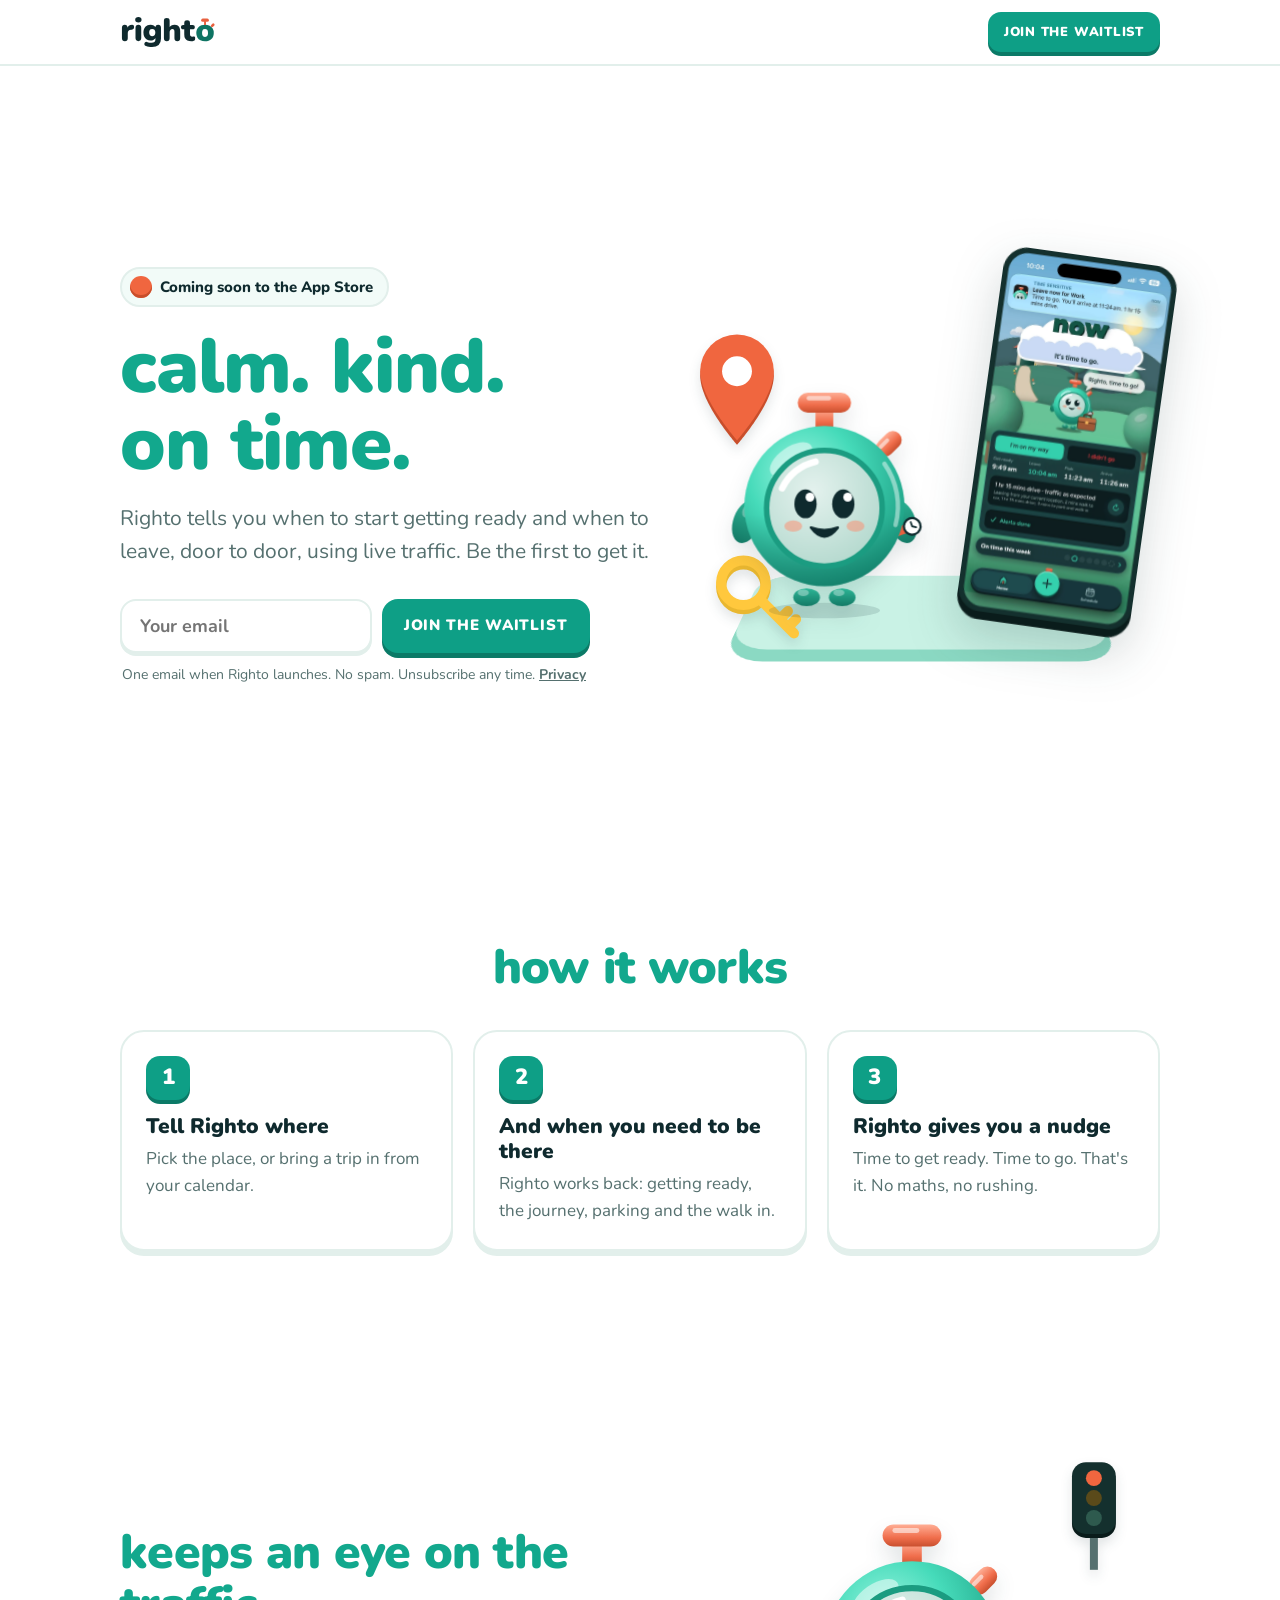
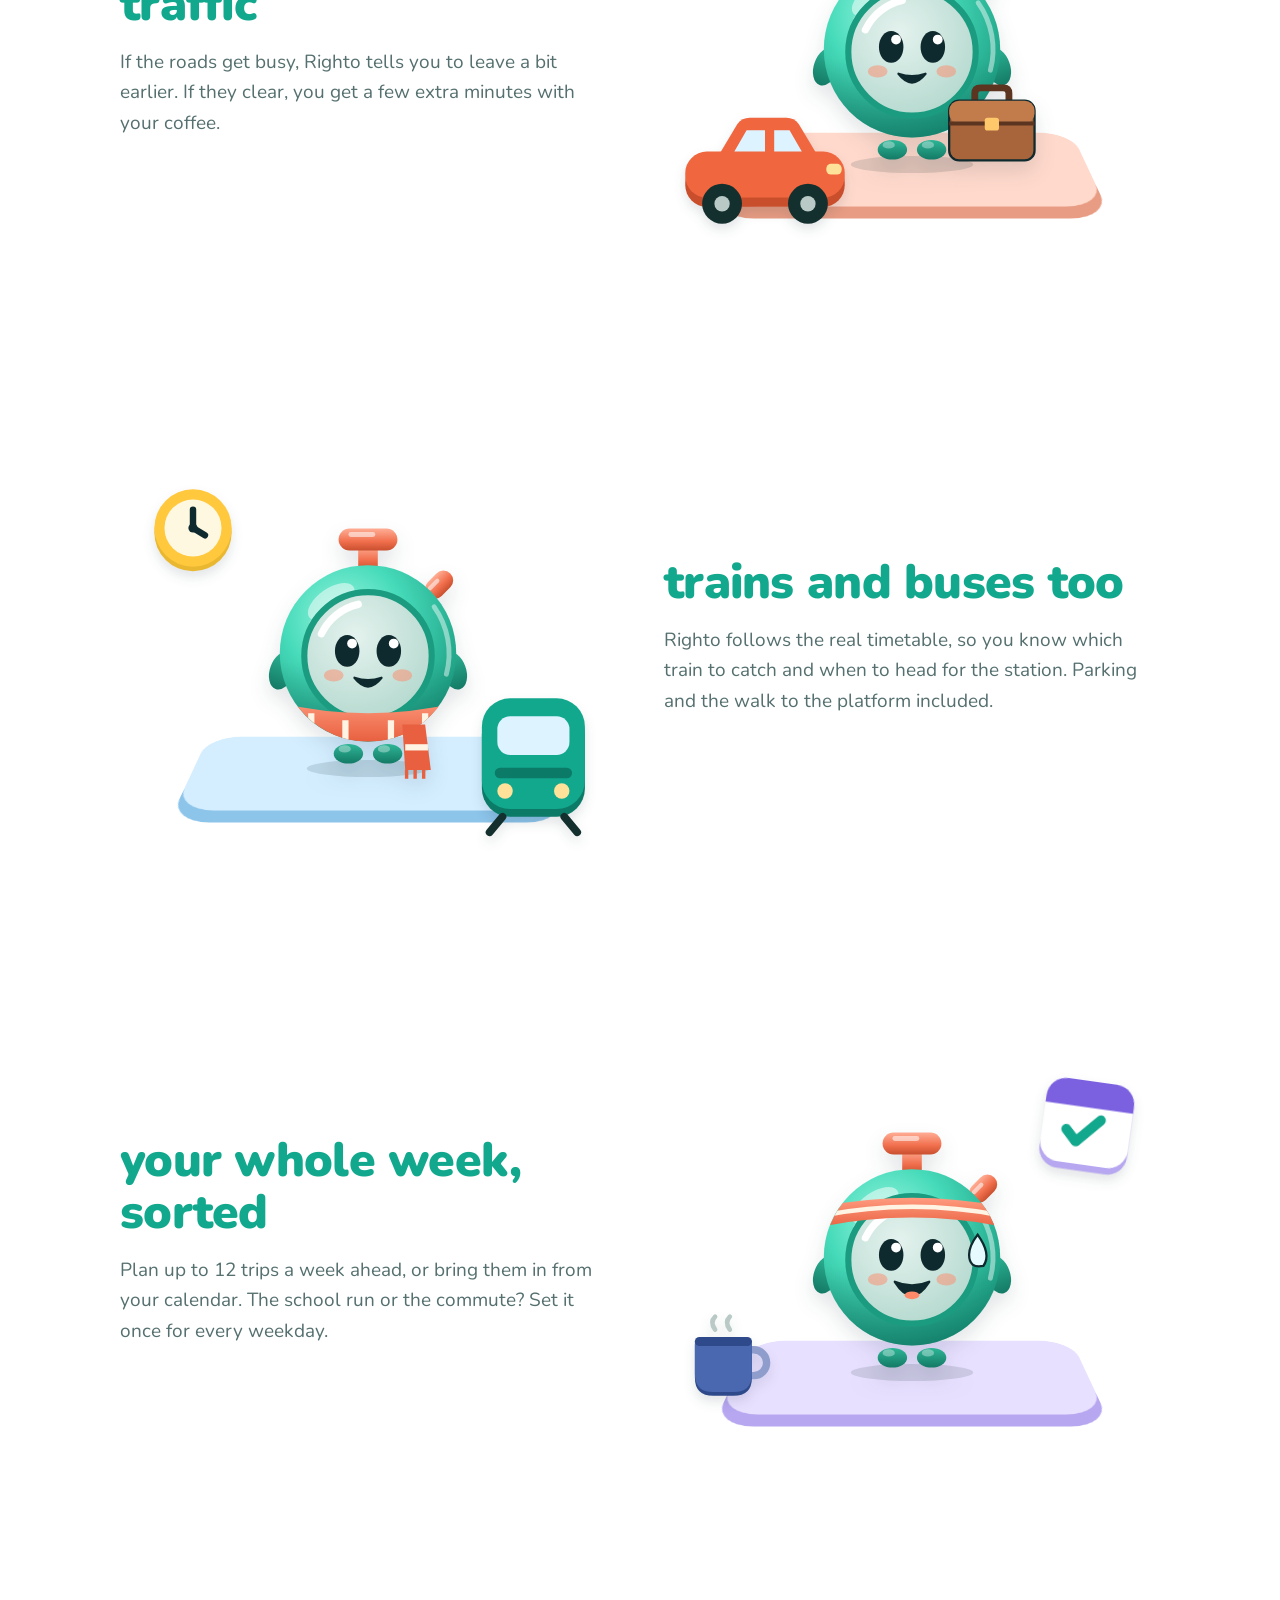
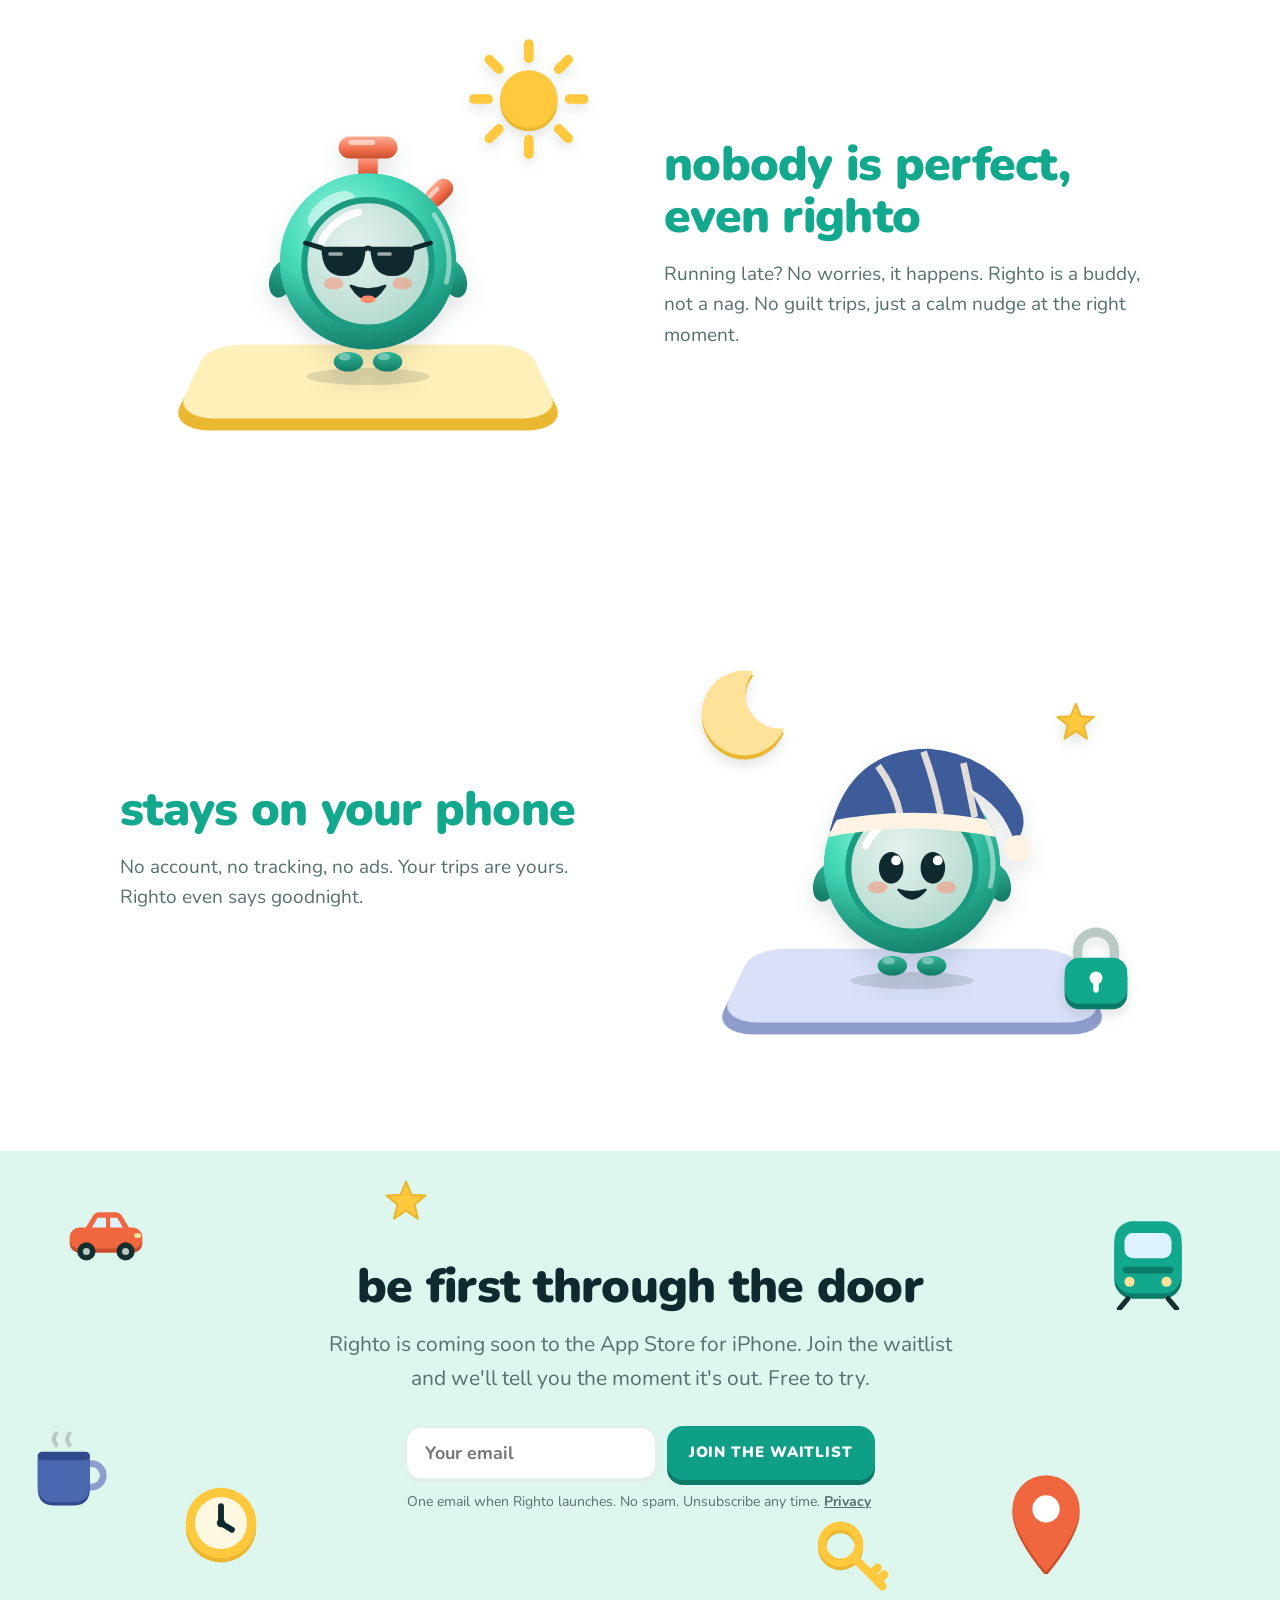
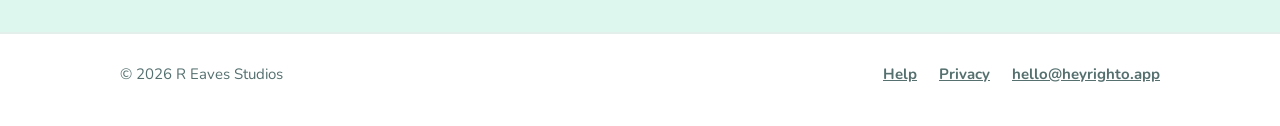
<file: index.html>
<!doctype html>
<html lang="en-GB">
<head>
<meta charset="utf-8">
<meta name="viewport" content="width=device-width, initial-scale=1">
<meta name="color-scheme" content="light dark">
<link rel="icon" href="favicon.png" type="image/png">
<link rel="apple-touch-icon" href="apple-touch-icon.png">
<link rel="preload" href="assets/fonts/nunito-latin-900-normal.woff2" as="font" type="font/woff2" crossorigin>
<link rel="stylesheet" href="assets/home.css?v=3">
<link rel="stylesheet" href="assets/righto-anim.css?v=3">
<title>Righto: Leave On Time</title>
<meta name="description" content="Righto tells you when to start getting ready and when to leave, door to door, using live traffic. Coming soon to the App Store. Join the waitlist.">
<meta property="og:title" content="Righto: Leave On Time">
<meta property="og:description" content="Righto tells you when to start getting ready and when to leave. Coming soon to the App Store.">
<meta property="og:image" content="https://heyrighto.app/assets/app-icon.png">
<meta name="theme-color" content="#FFFFFF">
<script>document.documentElement.classList.add('js')</script>
</head>
<body>

<!-- Little 3D props, drawn once and reused -->
<svg width="0" height="0" style="position:absolute" aria-hidden="true">
  <defs>
    <symbol id="i-car" viewBox="0 0 120 80">
      <rect x="8" y="34" width="104" height="30" rx="14" fill="#C94E2B"/>
      <rect x="8" y="28" width="104" height="30" rx="14" fill="#F0663F"/>
      <path d="M30 30 L42 10 Q45 6 50 6 H74 Q79 6 82 10 L94 30Z" fill="#F0663F"/>
      <path d="M40 28 L48 14 H60 V28Z M66 28 V14 H76 L84 28Z" fill="#DDF3FF"/>
      <circle cx="32" cy="62" r="13" fill="#14302E"/><circle cx="32" cy="62" r="5" fill="#B9C9C6"/>
      <circle cx="88" cy="62" r="13" fill="#14302E"/><circle cx="88" cy="62" r="5" fill="#B9C9C6"/>
      <rect x="100" y="36" width="10" height="7" rx="3" fill="#FFE29A"/>
    </symbol>
    <symbol id="i-train" viewBox="0 0 100 110">
      <rect x="10" y="10" width="80" height="86" rx="22" fill="#0B7A67"/>
      <rect x="10" y="4" width="80" height="86" rx="22" fill="#12A88D"/>
      <rect x="22" y="18" width="56" height="30" rx="10" fill="#DDF3FF"/>
      <rect x="20" y="58" width="60" height="8" rx="4" fill="#0B7A67"/>
      <circle cx="28" cy="76" r="6" fill="#FFE29A"/><circle cx="72" cy="76" r="6" fill="#FFE29A"/>
      <path d="M26 96 L16 108 M74 96 L84 108" stroke="#14302E" stroke-width="6" stroke-linecap="round"/>
    </symbol>
    <symbol id="i-clock" viewBox="0 0 100 100">
      <circle cx="50" cy="55" r="42" fill="#E9B730"/>
      <circle cx="50" cy="50" r="42" fill="#FFC83D"/>
      <circle cx="50" cy="50" r="31" fill="#FFF8E1"/>
      <path d="M50 30 V50 L63 58" stroke="#0F2A2E" stroke-width="7" stroke-linecap="round" fill="none"/>
      <circle cx="50" cy="50" r="5" fill="#0F2A2E"/>
    </symbol>
    <symbol id="i-pin" viewBox="0 0 80 100">
      <path d="M40 98 C40 98 8 62 8 38 A32 32 0 0 1 72 38 C72 62 40 98 40 98Z" fill="#C94E2B" transform="translate(0 4)"/>
      <path d="M40 98 C40 98 8 62 8 38 A32 32 0 0 1 72 38 C72 62 40 98 40 98Z" fill="#F0663F"/>
      <circle cx="40" cy="38" r="13" fill="#FFF"/>
    </symbol>
    <symbol id="i-cup" viewBox="0 0 100 100">
      <path d="M70 40 h8 a14 14 0 0 1 0 28 h-8" stroke="#8E9DCC" stroke-width="8" fill="none"/>
      <path d="M14 34 H76 V70 Q76 90 56 90 H34 Q14 90 14 70Z" fill="#2E4A8A"/>
      <path d="M14 30 H76 V66 Q76 86 56 86 H34 Q14 86 14 66Z" fill="#4A68B0"/>
      <rect x="14" y="26" width="62" height="10" rx="5" fill="#2E4A8A"/>
      <path d="M36 18 q-6 -8 0 -14 M52 18 q-6 -8 0 -14" stroke="#B9C9C6" stroke-width="5" stroke-linecap="round" fill="none"/>
    </symbol>
    <symbol id="i-keys" viewBox="0 0 100 100">
      <circle cx="34" cy="34" r="22" fill="none" stroke="#E9B730" stroke-width="10"/>
      <circle cx="34" cy="30" r="22" fill="none" stroke="#FFC83D" stroke-width="10"/>
      <path d="M50 46 L84 80 M70 66 L78 58 M78 74 L86 66" stroke="#FFC83D" stroke-width="10" stroke-linecap="round"/>
    </symbol>
    <symbol id="i-cal" viewBox="0 0 100 100">
      <rect x="10" y="18" width="80" height="76" rx="18" fill="#B7A6F0"/>
      <rect x="10" y="12" width="80" height="76" rx="18" fill="#FFFFFF"/>
      <path d="M10 30 a18 18 0 0 1 18 -18 h44 a18 18 0 0 1 18 18 v6 H10Z" fill="#7B61E0"/>
      <path d="M32 58 l10 10 l20 -22" stroke="#12A88D" stroke-width="9" stroke-linecap="round" stroke-linejoin="round" fill="none"/>
    </symbol>
    <symbol id="i-sun" viewBox="0 0 100 100">
      <g stroke="#FFC83D" stroke-width="8" stroke-linecap="round"><path d="M50 4v12M50 84v12M4 50h12M84 50h12M17 17l8 8M75 75l8 8M83 17l-8 8M25 75l-8 8"/></g>
      <circle cx="50" cy="53" r="24" fill="#E9B730"/><circle cx="50" cy="50" r="24" fill="#FFC83D"/>
    </symbol>
    <symbol id="i-moon" viewBox="0 0 100 100">
      <path d="M62 10 A42 42 0 1 0 92 66 A34 34 0 0 1 62 10Z" fill="#E9B730" transform="translate(0 4)"/>
      <path d="M62 10 A42 42 0 1 0 92 66 A34 34 0 0 1 62 10Z" fill="#FFE29A"/>
    </symbol>
    <symbol id="i-star" viewBox="0 0 100 100">
      <path d="M50 6 L62 36 L94 38 L69 58 L77 90 L50 72 L23 90 L31 58 L6 38 L38 36Z" fill="#FFC83D" stroke="#E9B730" stroke-width="5" stroke-linejoin="round"/>
    </symbol>
    <symbol id="i-lock" viewBox="0 0 100 100">
      <path d="M30 44 V32 a20 20 0 0 1 40 0 V44" stroke="#B9C9C6" stroke-width="10" fill="none"/>
      <rect x="16" y="46" width="68" height="50" rx="16" fill="#0B7A67"/>
      <rect x="16" y="40" width="68" height="50" rx="16" fill="#12A88D"/>
      <circle cx="50" cy="62" r="7" fill="#FFF"/><rect x="47" y="64" width="6" height="14" rx="3" fill="#FFF"/>
    </symbol>
    <symbol id="i-light" viewBox="0 0 60 110">
      <rect x="26" y="70" width="8" height="40" fill="#55706F"/>
      <rect x="8" y="6" width="44" height="72" rx="14" fill="#0A1C1B"/>
      <rect x="8" y="2" width="44" height="72" rx="14" fill="#14302E"/>
      <circle cx="30" cy="18" r="8" fill="#F0663F"/><circle cx="30" cy="38" r="8" fill="#5A4A1A"/><circle cx="30" cy="58" r="8" fill="#2E5A4E"/>
    </symbol>
  </defs>
</svg>

<header class="bar">
  <div class="bar-in">
    <a class="home" href="./" aria-label="Righto home"><img class="wordmark wm-light" src="assets/wordmark-light.svg" alt="righto"><img class="wordmark wm-dark" src="assets/wordmark-dark.svg" alt="righto"></a>
    <a class="btn small" href="#join">Join the waitlist</a>
  </div>
</header>

<main>
<div class="wrap">
  <section class="hero">
    <div class="hero-art">
      <div class="stage" style="--tile-deep:#8BD9C3">
        <div class="tile" style="background:#C9F2E5"></div>
        <svg class="prop" style="left:0;top:14%;width:20%;--r:-10deg" aria-hidden="true"><use href="#i-pin"/></svg>
        <svg class="prop" style="left:4%;bottom:6%;width:22%" aria-hidden="true"><use href="#i-keys"/></svg>
        <div class="phone"><img class="ph-a" src="assets/phone-1min.webp" alt="Righto app: 1 min until you leave for Work" width="700" height="1469"><img class="ph-b" src="assets/phone-go.webp" alt="Righto app: now, it's time to go, with a Leave now for Work alert" width="700" height="1469"></div>
        <div class="righto r-idle"><svg class="righto-live" viewBox="-20 -14 240 240" role="img" aria-label="Righto, a friendly round teal stopwatch, waving hello"><defs><radialGradient id="g3body" cx="0.36" cy="0.3" r="0.75"><stop offset="0" stop-color="#9AF5E0"/><stop offset="0.45" stop-color="#46DBBA"/><stop offset="1" stop-color="#1B9C81"/></radialGradient>
<linearGradient id="g3shade" x1="0" y1="0" x2="0" y2="1"><stop offset="0.55" stop-color="#0B5E50" stop-opacity="0"/><stop offset="1" stop-color="#0B5E50" stop-opacity="0.45"/></linearGradient>
<linearGradient id="g3coral" x1="0" y1="0" x2="0" y2="1"><stop offset="0" stop-color="#FFAE95"/><stop offset="0.6" stop-color="#F06E4C"/><stop offset="1" stop-color="#C9502F"/></linearGradient>
<linearGradient id="g3foot" x1="0" y1="0" x2="0" y2="1"><stop offset="0" stop-color="#2DB596"/><stop offset="1" stop-color="#147A66"/></linearGradient>
<radialGradient id="g3plate" cx="0.4" cy="0.35" r="0.7"><stop offset="0" stop-color="#E4F2EE"/><stop offset="1" stop-color="#B4D9CE"/></radialGradient>
<linearGradient id="btn" x1="0" y1="0" x2="0" y2="1"><stop offset="0" stop-color="#FF9B7F"/><stop offset="1" stop-color="#E8603F"/></linearGradient>
<clipPath id="bc"><circle cx="50" cy="55" r="31"/></clipPath>
<clipPath id="bc3"><circle cx="100" cy="112" r="72"/></clipPath></defs><ellipse cx="100" cy="206" rx="50" ry="7" fill="#0F2A2E" opacity="0.13"/><g class="r-all"><g class="r-rock"><g class="r-squash"><g class="r-armL r-back"><ellipse cx="0" cy="0" rx="12" ry="20" fill="url(#g3foot)"/><ellipse cx="-3" cy="-9" rx="4" ry="6" fill="#FFFFFF" opacity="0.3"/></g><g class="r-armR"><ellipse cx="0" cy="0" rx="12" ry="20" fill="url(#g3foot)"/><ellipse cx="-3" cy="-9" rx="4" ry="6" fill="#FFFFFF" opacity="0.3"/><g transform="translate(0 7)"><rect x="-13" y="-4" width="26" height="8" rx="4" fill="#E8603F"/><circle cx="7" cy="0" r="7.5" fill="#FFFFFF" stroke="#0F2A2E" stroke-width="2"/><path d="M7 -4 V0 L10 2" stroke="#0F2A2E" stroke-width="1.6" stroke-linecap="round" fill="none"/></g></g><ellipse cx="84" cy="194" rx="12" ry="8" fill="url(#g3foot)"/><ellipse cx="116" cy="194" rx="12" ry="8" fill="url(#g3foot)"/>
<ellipse cx="81" cy="190" rx="5" ry="3" fill="#FFFFFF" opacity="0.35"/><ellipse cx="113" cy="190" rx="5" ry="3" fill="#FFFFFF" opacity="0.35"/><g class="r-crown"><rect x="92" y="24" width="16" height="20" rx="3" fill="url(#g3coral)"/>
<rect x="76" y="10" width="48" height="18" rx="9" fill="url(#g3coral)"/>
<rect x="84" y="13" width="22" height="4" rx="2" fill="#FFFFFF" opacity="0.55"/></g><g transform="rotate(-45 158 56)"><rect x="145" y="48" width="26" height="16" rx="8" fill="url(#g3coral)"/><rect x="149" y="51" width="12" height="3.5" rx="1.75" fill="#FFFFFF" opacity="0.55"/></g><circle cx="100" cy="112" r="72" fill="url(#g3body)"/>
<circle cx="100" cy="112" r="72" fill="url(#g3shade)"/>
<ellipse cx="70" cy="70" rx="22" ry="11" fill="#FFFFFF" opacity="0.5" transform="rotate(-35 70 70)"/>
<circle cx="56" cy="88" r="4" fill="#FFFFFF" opacity="0.5"/>
<path d="M154 74 A66 66 0 0 1 164 129" fill="none" stroke="#FFFFFF" stroke-width="4" stroke-linecap="round" opacity="0.45"/>
<ellipse cx="64" cy="132" rx="9" ry="5.5" fill="#FF8A6A" opacity="0.45"/><ellipse cx="136" cy="132" rx="9" ry="5.5" fill="#FF8A6A" opacity="0.45"/><circle cx="100" cy="114" r="52" fill="url(#g3plate)" stroke="#1B9C81" stroke-width="5"/><path d="M62 96 A44 44 0 0 1 92 72" fill="none" stroke="#FFFFFF" stroke-width="6" stroke-linecap="round"/><ellipse cx="72" cy="130" rx="8" ry="5" fill="#FF8A6A" opacity="0.5"/><ellipse cx="128" cy="130" rx="8" ry="5" fill="#FF8A6A" opacity="0.5"/><g class="r-look"><g class="r-eyes"><ellipse cx="83" cy="110" rx="10" ry="13" fill="#0F2A2E"/><ellipse cx="117" cy="110" rx="10" ry="13" fill="#0F2A2E"/><circle cx="87" cy="104" r="4" fill="#FFFFFF"/><circle cx="121" cy="104" r="4" fill="#FFFFFF"/></g></g><g class="r-mouth"><path d="M89 132 Q100 146 111 132 Q100 136 89 132 Z" fill="#0F2A2E" stroke="#0F2A2E" stroke-width="2" stroke-linejoin="round"/></g><g class="r-armL r-front"><ellipse cx="0" cy="0" rx="12" ry="20" fill="url(#g3foot)"/><ellipse cx="-3" cy="-9" rx="4" ry="6" fill="#FFFFFF" opacity="0.3"/></g></g></g></g></svg></div>
      </div>
    </div>
    <div class="hero-copy">
      <span class="pill"><i></i>Coming soon to the App Store</span>
      <h1>calm. kind.<br>on time.</h1>
      <p class="lead">Righto tells you when to start getting ready and when to leave, door to door, using live traffic. Be the first to get it.</p>
      <div class="join" id="join-top">
        <form class="waitlist" novalidate>
          <label class="hp" aria-hidden="true">Leave this empty <input type="text" name="website" tabindex="-1" autocomplete="off"></label>
          <input type="email" name="email" required autocomplete="email" placeholder="Your email" aria-label="Your email">
          <button class="btn" type="submit">Join the waitlist</button>
        </form>
        <p class="err" role="alert">That email doesn't look quite right. Mind checking it?</p>
        <p class="fine">One email when Righto launches. No spam. Unsubscribe any time. <a href="privacy/">Privacy</a></p>
        <div class="done" role="status"><svg width="34" height="34" aria-hidden="true"><use href="#i-star"/></svg><span>Nearly there! Check your inbox and tap the link to confirm. Then you're on the list.</span></div>
      </div>
    </div>
  </section>
</div>

<div class="wrap">
  <section class="how reveal">
    <h2>how it works</h2>
    <div class="steps">
      <div class="step"><span class="n">1</span><b>Tell Righto where</b><p>Pick the place, or bring a trip in from your calendar.</p></div>
      <div class="step"><span class="n">2</span><b>And when you need to be there</b><p>Righto works back: getting ready, the journey, parking and the walk in.</p></div>
      <div class="step"><span class="n">3</span><b>Righto gives you a nudge</b><p>Time to get ready. Time to go. That's it. No maths, no rushing.</p></div>
    </div>
  </section>

  <section class="feature reveal">
    <div class="art">
      <div class="stage" style="--tile-deep:#E89C83">
        <div class="tile" style="background:#FFD9CC"></div>
        <svg class="prop" style="left:-2%;bottom:4%;width:40%" aria-hidden="true"><use href="#i-car"/></svg>
        <svg class="prop" style="right:4%;top:8%;width:13%" aria-hidden="true"><use href="#i-light"/></svg>
        <img class="righto" src="assets/righto/work.svg" alt="Righto with a work briefcase">
      </div>
    </div>
    <div class="copy">
      <h2>keeps an eye on the traffic</h2>
      <p>If the roads get busy, Righto tells you to leave a bit earlier. If they clear, you get a few extra minutes with your coffee.</p>
    </div>
  </section>

  <section class="feature reveal">
    <div class="art">
      <div class="stage" style="--tile-deep:#8CC4EA">
        <div class="tile" style="background:#D4EEFF"></div>
        <svg class="prop" style="right:0;bottom:6%;width:28%" aria-hidden="true"><use href="#i-train"/></svg>
        <svg class="prop" style="left:2%;top:10%;width:20%" aria-hidden="true"><use href="#i-clock"/></svg>
        <img class="righto" src="assets/righto/station.svg" alt="Righto wearing a station scarf">
      </div>
    </div>
    <div class="copy">
      <h2>trains and buses too</h2>
      <p>Righto follows the real timetable, so you know which train to catch and when to head for the station. Parking and the walk to the platform included.</p>
    </div>
  </section>

  <section class="feature reveal">
    <div class="art">
      <div class="stage" style="--tile-deep:#B7A6F0">
        <div class="tile" style="background:#E8E0FF"></div>
        <svg class="prop" style="right:0;top:8%;width:24%;transform:rotate(8deg)" aria-hidden="true"><use href="#i-cal"/></svg>
        <svg class="prop" style="left:0;bottom:8%;width:20%" aria-hidden="true"><use href="#i-cup"/></svg>
        <img class="righto" src="assets/righto/gym.svg" alt="Righto wearing a gym sweatband">
      </div>
    </div>
    <div class="copy">
      <h2>your whole week, sorted</h2>
      <p>Plan up to 12 trips a week ahead, or bring them in from your calendar. The school run or the commute? Set it once for every weekday.</p>
    </div>
  </section>

  <section class="feature reveal">
    <div class="art">
      <div class="stage" style="--tile-deep:#E9B730">
        <div class="tile" style="background:#FFEFB8"></div>
        <svg class="prop" style="right:2%;top:2%;width:26%" aria-hidden="true"><use href="#i-sun"/></svg>
        <img class="righto" src="assets/righto/holiday.svg" alt="Righto in sunglasses, relaxed">
      </div>
    </div>
    <div class="copy">
      <h2>nobody is perfect, even righto</h2>
      <p>Running late? No worries, it happens. Righto is a buddy, not a nag. No guilt trips, just a calm nudge at the right moment.</p>
    </div>
  </section>

  <section class="feature reveal">
    <div class="art">
      <div class="stage" style="--tile-deep:#8E9DCC">
        <div class="tile" style="background:#D9E0F7"></div>
        <svg class="prop" style="left:2%;top:4%;width:22%" aria-hidden="true"><use href="#i-moon"/></svg>
        <svg class="prop" style="right:10%;top:6%;width:9%" aria-hidden="true"><use href="#i-star"/></svg>
        <svg class="prop" style="right:0;bottom:8%;width:20%" aria-hidden="true"><use href="#i-lock"/></svg>
        <img class="righto" src="assets/righto/bed.svg" alt="Righto in a nightcap, ready for bed">
      </div>
    </div>
    <div class="copy">
      <h2>stays on your phone</h2>
      <p>No account, no tracking, no ads. Your trips are yours. Righto even says goodnight.</p>
    </div>
  </section>
</div>

<section class="band" id="join">
  <svg class="floaty" style="left:5%;top:12%;--r:-12deg" aria-hidden="true" viewBox="0 0 120 80"><use href="#i-car"/></svg>
  <svg class="floaty" style="left:14%;bottom:14%;--r:10deg" aria-hidden="true" viewBox="0 0 100 100"><use href="#i-clock"/></svg>
  <svg class="floaty" style="right:7%;top:14%;--r:8deg" aria-hidden="true" viewBox="0 0 100 110"><use href="#i-train"/></svg>
  <svg class="floaty" style="right:15%;bottom:12%;--r:-6deg" aria-hidden="true" viewBox="0 0 80 100"><use href="#i-pin"/></svg>
  <svg class="floaty" style="left:30%;top:6%;--r:14deg;width:44px" aria-hidden="true" viewBox="0 0 100 100"><use href="#i-star"/></svg>
  <svg class="floaty" style="right:30%;bottom:6%;--r:-10deg" aria-hidden="true" viewBox="0 0 100 100"><use href="#i-keys"/></svg>
  <svg class="floaty" style="left:2%;top:58%;--r:6deg" aria-hidden="true" viewBox="0 0 100 100"><use href="#i-cup"/></svg>
  <h2>be first through the door</h2>
  <p class="lead">Righto is coming soon to the App Store for iPhone. Join the waitlist and we'll tell you the moment it's out. Free to try.</p>
  <div class="join">
    <form class="waitlist" novalidate>
      <label class="hp" aria-hidden="true">Leave this empty <input type="text" name="website" tabindex="-1" autocomplete="off"></label>
      <input type="email" name="email" required autocomplete="email" placeholder="Your email" aria-label="Your email">
      <button class="btn" type="submit">Join the waitlist</button>
    </form>
    <p class="err" role="alert">That email doesn't look quite right. Mind checking it?</p>
    <p class="fine">One email when Righto launches. No spam. Unsubscribe any time. <a href="privacy/">Privacy</a></p>
    <div class="done" role="status"><svg width="34" height="34" aria-hidden="true"><use href="#i-star"/></svg><span>Nearly there! Check your inbox and tap the link to confirm. Then you're on the list.</span></div>
  </div>
</section>
</main>

<footer>
  <div class="wrap">
    <span class="grow">© 2026 R Eaves Studios</span>
    <a href="support/">Help</a>
    <a href="privacy/">Privacy</a>
    <a href="mailto:hello@heyrighto.app">hello@heyrighto.app</a>
  </div>
</footer>

<script src="assets/home.js?v=3" defer></script>
</body>
</html>
</file>
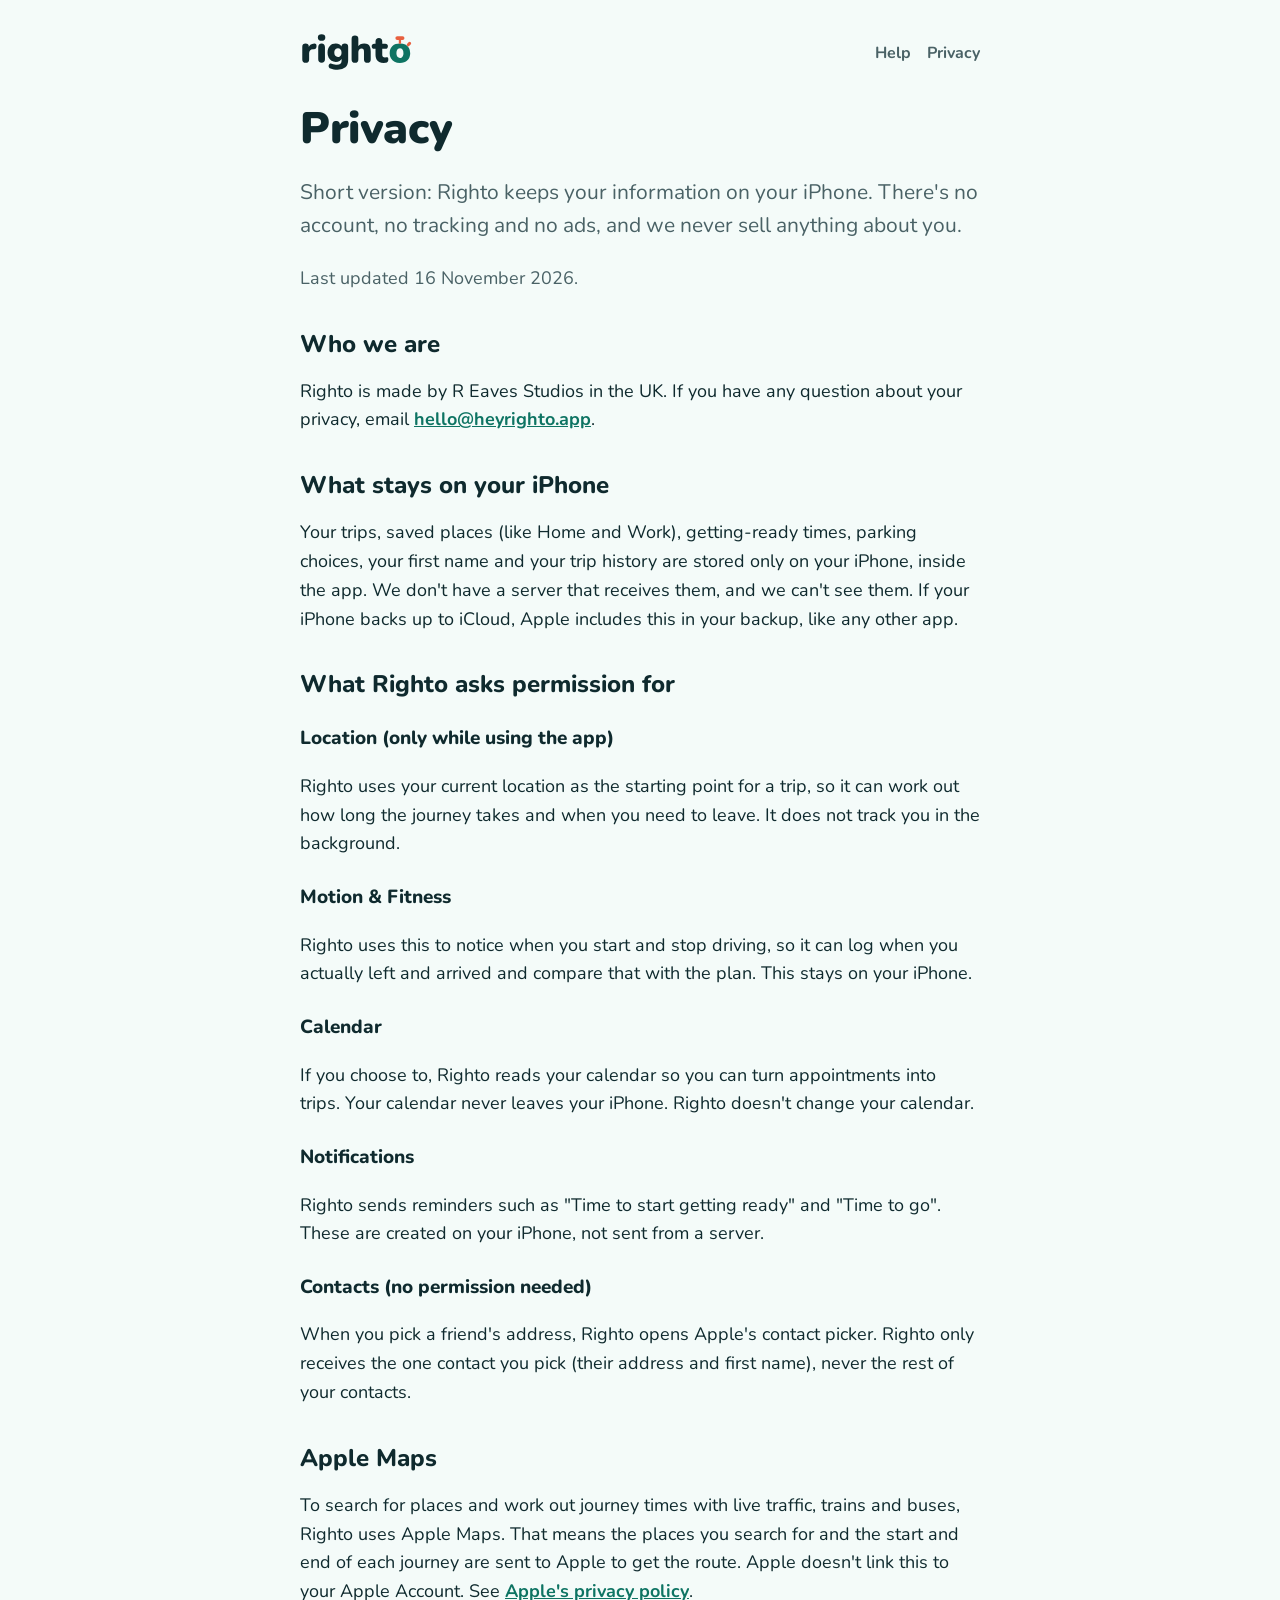
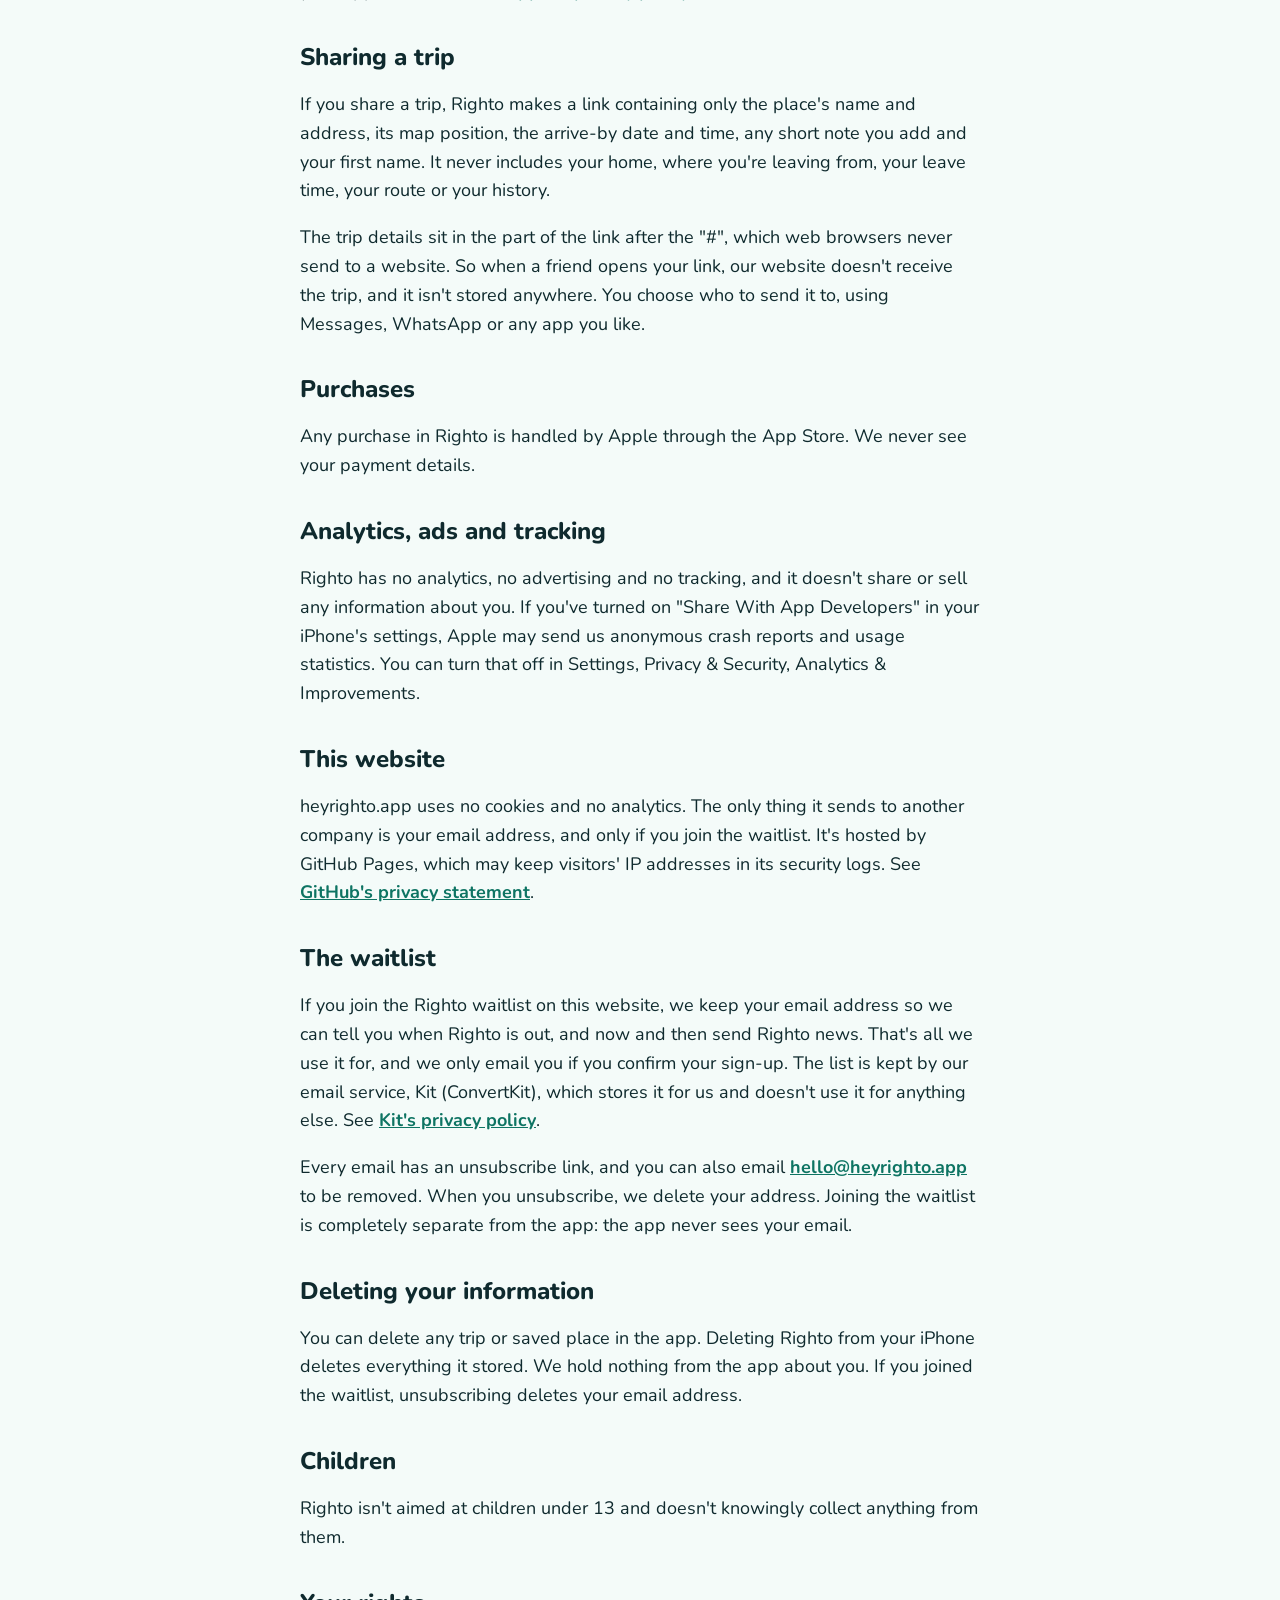
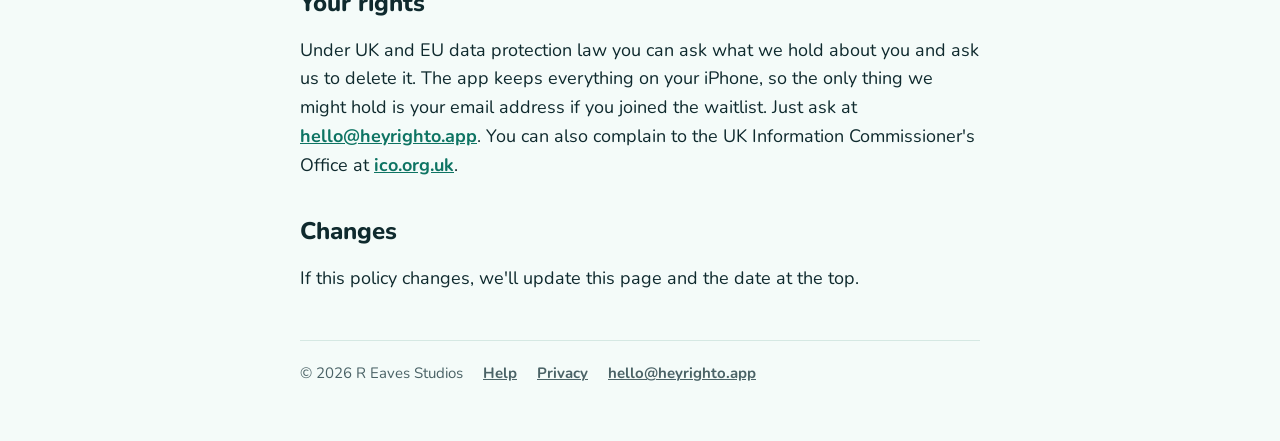
<file: privacy/index.html>
<!doctype html>
<html lang="en-GB">
<head>
<meta charset="utf-8">
<meta name="viewport" content="width=device-width, initial-scale=1">
<meta name="color-scheme" content="light dark">
<link rel="icon" href="/favicon.png" type="image/png">
<link rel="apple-touch-icon" href="/apple-touch-icon.png">
<link rel="preload" href="/assets/fonts/nunito-latin-900-normal.woff2" as="font" type="font/woff2" crossorigin>
<link rel="stylesheet" href="/assets/style.css">
<meta name="apple-itunes-app" content="app-id=6825351924">
<title>Privacy · Righto</title>
<meta name="description" content="How Righto handles your information: it stays on your iPhone. No account, no tracking, no ads.">
<meta property="og:title" content="Privacy · Righto">
<meta property="og:description" content="How Righto handles your information: it stays on your iPhone. No account, no tracking, no ads.">
<meta property="og:image" content="https://heyrighto.app/assets/app-icon.png">
</head>
<body>
<div class="wrap">
<header class="top">
  <a class="home" href="/" aria-label="Righto home"><img class="wordmark wm-light" src="/assets/wordmark-light.svg" alt="righto"><img class="wordmark wm-dark" src="/assets/wordmark-dark.svg" alt="righto"></a>
  <nav><a href="/support/">Help</a><a href="/privacy/">Privacy</a></nav>
</header>

<main>
<h1>Privacy</h1>
<p class="lead">Short version: Righto keeps your information on your iPhone. There's no account, no tracking and no ads, and we never sell anything about you.</p>
<p class="muted">Last updated 16 November 2026.</p>

<h2>Who we are</h2>
<p>Righto is made by R Eaves Studios in the UK. If you have any question about your privacy, email <a href="mailto:hello@heyrighto.app">hello@heyrighto.app</a>.</p>

<h2>What stays on your iPhone</h2>
<p>Your trips, saved places (like Home and Work), getting-ready times, parking choices, your first name and your trip history are stored only on your iPhone, inside the app. We don't have a server that receives them, and we can't see them. If your iPhone backs up to iCloud, Apple includes this in your backup, like any other app.</p>

<h2>What Righto asks permission for</h2>
<h3>Location (only while using the app)</h3>
<p>Righto uses your current location as the starting point for a trip, so it can work out how long the journey takes and when you need to leave. It does not track you in the background.</p>
<h3>Motion &amp; Fitness</h3>
<p>Righto uses this to notice when you start and stop driving, so it can log when you actually left and arrived and compare that with the plan. This stays on your iPhone.</p>
<h3>Calendar</h3>
<p>If you choose to, Righto reads your calendar so you can turn appointments into trips. Your calendar never leaves your iPhone. Righto doesn't change your calendar.</p>
<h3>Notifications</h3>
<p>Righto sends reminders such as "Time to start getting ready" and "Time to go". These are created on your iPhone, not sent from a server.</p>
<h3>Contacts (no permission needed)</h3>
<p>When you pick a friend's address, Righto opens Apple's contact picker. Righto only receives the one contact you pick (their address and first name), never the rest of your contacts.</p>

<h2>Apple Maps</h2>
<p>To search for places and work out journey times with live traffic, trains and buses, Righto uses Apple Maps. That means the places you search for and the start and end of each journey are sent to Apple to get the route. Apple doesn't link this to your Apple Account. See <a href="https://www.apple.com/legal/privacy/">Apple's privacy policy</a>.</p>

<h2>Sharing a trip</h2>
<p>If you share a trip, Righto makes a link containing only the place's name and address, its map position, the arrive-by date and time, any short note you add and your first name. It never includes your home, where you're leaving from, your leave time, your route or your history.</p>
<p>The trip details sit in the part of the link after the "#", which web browsers never send to a website. So when a friend opens your link, our website doesn't receive the trip, and it isn't stored anywhere. You choose who to send it to, using Messages, WhatsApp or any app you like.</p>

<h2>Purchases</h2>
<p>Any purchase in Righto is handled by Apple through the App Store. We never see your payment details.</p>

<h2>Analytics, ads and tracking</h2>
<p>Righto has no analytics, no advertising and no tracking, and it doesn't share or sell any information about you. If you've turned on "Share With App Developers" in your iPhone's settings, Apple may send us anonymous crash reports and usage statistics. You can turn that off in Settings, Privacy &amp; Security, Analytics &amp; Improvements.</p>

<h2>This website</h2>
<p>heyrighto.app uses no cookies and no analytics. The only thing it sends to another company is your email address, and only if you join the waitlist. It's hosted by GitHub Pages, which may keep visitors' IP addresses in its security logs. See <a href="https://docs.github.com/en/site-policy/privacy-policies/github-general-privacy-statement">GitHub's privacy statement</a>.</p>

<h2>The waitlist</h2>
<p>If you join the Righto waitlist on this website, we keep your email address so we can tell you when Righto is out, and now and then send Righto news. That's all we use it for, and we only email you if you confirm your sign-up. The list is kept by our email service, Kit (ConvertKit), which stores it for us and doesn't use it for anything else. See <a href="https://kit.com/privacy">Kit's privacy policy</a>.</p>
<p>Every email has an unsubscribe link, and you can also email <a href="mailto:hello@heyrighto.app">hello@heyrighto.app</a> to be removed. When you unsubscribe, we delete your address. Joining the waitlist is completely separate from the app: the app never sees your email.</p>

<h2>Deleting your information</h2>
<p>You can delete any trip or saved place in the app. Deleting Righto from your iPhone deletes everything it stored. We hold nothing from the app about you. If you joined the waitlist, unsubscribing deletes your email address.</p>

<h2>Children</h2>
<p>Righto isn't aimed at children under 13 and doesn't knowingly collect anything from them.</p>

<h2>Your rights</h2>
<p>Under UK and EU data protection law you can ask what we hold about you and ask us to delete it. The app keeps everything on your iPhone, so the only thing we might hold is your email address if you joined the waitlist. Just ask at <a href="mailto:hello@heyrighto.app">hello@heyrighto.app</a>. You can also complain to the UK Information Commissioner's Office at <a href="https://ico.org.uk">ico.org.uk</a>.</p>

<h2>Changes</h2>
<p>If this policy changes, we'll update this page and the date at the top.</p>
</main>
<footer>
  <span>© 2026 R Eaves Studios</span>
  <a href="/support/">Help</a>
  <a href="/privacy/">Privacy</a>
  <a href="mailto:hello@heyrighto.app">hello@heyrighto.app</a>
</footer>

</div>
</body>
</html>
</file>
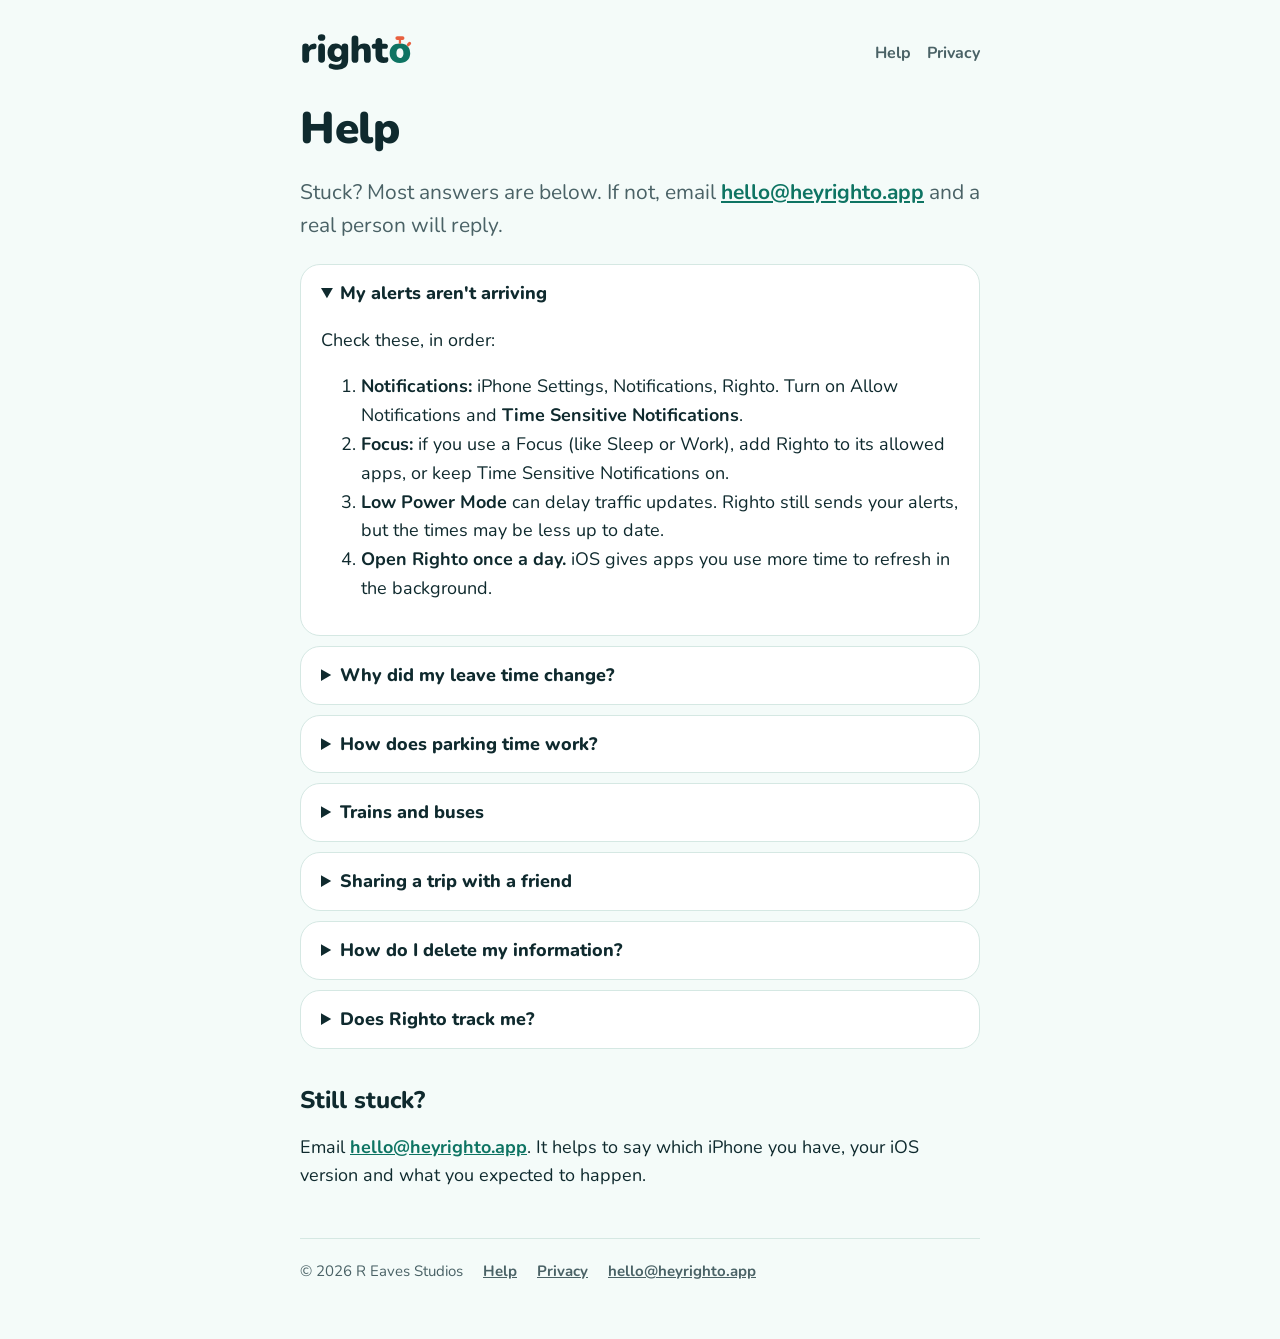
<file: support/index.html>
<!doctype html>
<html lang="en-GB">
<head>
<meta charset="utf-8">
<meta name="viewport" content="width=device-width, initial-scale=1">
<meta name="color-scheme" content="light dark">
<link rel="icon" href="/favicon.png" type="image/png">
<link rel="apple-touch-icon" href="/apple-touch-icon.png">
<link rel="preload" href="/assets/fonts/nunito-latin-900-normal.woff2" as="font" type="font/woff2" crossorigin>
<link rel="stylesheet" href="/assets/style.css">
<meta name="apple-itunes-app" content="app-id=6825351924">
<title>Help · Righto</title>
<meta name="description" content="Help with Righto: alerts, parking, sharing trips and getting in touch.">
<meta property="og:title" content="Help · Righto">
<meta property="og:description" content="Help with Righto: alerts, parking, sharing trips and getting in touch.">
<meta property="og:image" content="https://heyrighto.app/assets/app-icon.png">
</head>
<body>
<div class="wrap">
<header class="top">
  <a class="home" href="/" aria-label="Righto home"><img class="wordmark wm-light" src="/assets/wordmark-light.svg" alt="righto"><img class="wordmark wm-dark" src="/assets/wordmark-dark.svg" alt="righto"></a>
  <nav><a href="/support/">Help</a><a href="/privacy/">Privacy</a></nav>
</header>

<main>
<h1>Help</h1>
<p class="lead">Stuck? Most answers are below. If not, email <a href="mailto:hello@heyrighto.app">hello@heyrighto.app</a> and a real person will reply.</p>

<div class="faq">
<details open><summary>My alerts aren't arriving</summary>
<p>Check these, in order:</p>
<ol>
<li><b>Notifications:</b> iPhone Settings, Notifications, Righto. Turn on Allow Notifications and <b>Time Sensitive Notifications</b>.</li>
<li><b>Focus:</b> if you use a Focus (like Sleep or Work), add Righto to its allowed apps, or keep Time Sensitive Notifications on.</li>
<li><b>Low Power Mode</b> can delay traffic updates. Righto still sends your alerts, but the times may be less up to date.</li>
<li><b>Open Righto once a day.</b> iOS gives apps you use more time to refresh in the background.</li>
</ol></details>

<details><summary>Why did my leave time change?</summary>
<p>Righto keeps checking the traffic. If the roads get busier, it moves your leave time earlier and tells you. If they clear, you get a few more minutes.</p></details>

<details><summary>How does parking time work?</summary>
<p>When you drive somewhere, Righto asks where you park. It adds the time to park and walk from the car park to the door, so you arrive at the actual door on time, not just the car park. Saved places remember your choice. Places you've only searched for ask each time.</p></details>

<details><summary>Trains and buses</summary>
<p>Choose "Train or bus" when you plan a trip. Righto uses Apple Maps' public transport times, so it works where Apple Maps has timetables. Check the operator for disruption on the day.</p></details>

<details><summary>Sharing a trip with a friend</summary>
<p>Open the trip and tap Share trip. Your friend gets a link. If they have Righto, it opens straight in the app and works out their own leave time from wherever they are. If they don't, the link shows the trip and how to get Righto. Changes you make after sharing aren't sent to them.</p></details>

<details><summary>How do I delete my information?</summary>
<p>Delete any trip or saved place in the app. To remove everything, delete Righto from your iPhone. Righto keeps nothing on a server, so that's all there is. See <a href="/privacy/">Privacy</a>.</p></details>

<details><summary>Does Righto track me?</summary>
<p>No. Righto only uses your location while you're using it, keeps your trips on your iPhone, and has no account, ads or tracking.</p></details>
</div>

<h2>Still stuck?</h2>
<p>Email <a href="mailto:hello@heyrighto.app">hello@heyrighto.app</a>. It helps to say which iPhone you have, your iOS version and what you expected to happen.</p>
</main>
<footer>
  <span>© 2026 R Eaves Studios</span>
  <a href="/support/">Help</a>
  <a href="/privacy/">Privacy</a>
  <a href="mailto:hello@heyrighto.app">hello@heyrighto.app</a>
</footer>

</div>
</body>
</html>
</file>
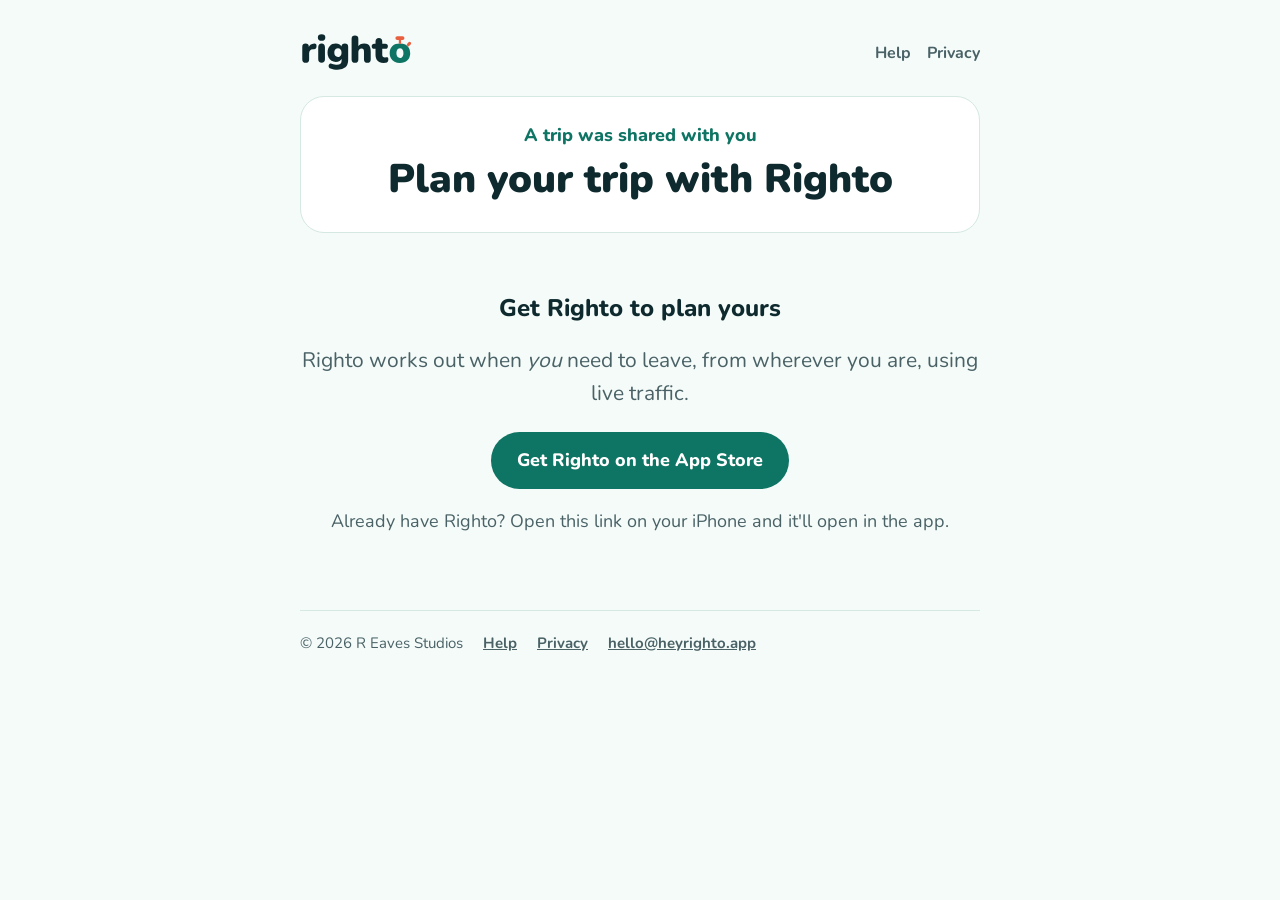
<file: t/index.html>
<!doctype html>
<html lang="en-GB">
<head>
<meta charset="utf-8">
<meta name="viewport" content="width=device-width, initial-scale=1">
<meta name="color-scheme" content="light dark">
<link rel="icon" href="/favicon.png" type="image/png">
<link rel="apple-touch-icon" href="/apple-touch-icon.png">
<link rel="preload" href="/assets/fonts/nunito-latin-900-normal.woff2" as="font" type="font/woff2" crossorigin>
<link rel="stylesheet" href="/assets/style.css">
<meta name="apple-itunes-app" content="app-id=6825351924">
<title>A shared trip · Righto</title>
<meta name="description" content="Someone shared a trip with you. Get Righto to plan yours.">
<meta property="og:title" content="A shared trip · Righto">
<meta property="og:description" content="Someone shared a trip with you. Get Righto to plan yours.">
<meta property="og:image" content="https://heyrighto.app/assets/app-icon.png">
<meta name="robots" content="noindex">
</head>
<body>
<div class="wrap">
<header class="top">
  <a class="home" href="/" aria-label="Righto home"><img class="wordmark wm-light" src="/assets/wordmark-light.svg" alt="righto"><img class="wordmark wm-dark" src="/assets/wordmark-dark.svg" alt="righto"></a>
  <nav><a href="/support/">Help</a><a href="/privacy/">Privacy</a></nav>
</header>

<main>
<section class="card trip" id="trip" aria-live="polite">
  <p class="who" id="who">A trip was shared with you</p>
  <p class="place" id="place">Plan your trip with Righto</p>
  <p class="when" id="when"></p>
  <p class="note hidden" id="note"></p>
  <p class="muted hidden" id="past">This trip has already happened.</p>
  <p class="muted hidden" id="bad">This link doesn't look right. Ask them to share it again.</p>
</section>
<section class="hero">
  <h2>Get Righto to plan yours</h2>
  <p class="lead">Righto works out when <em>you</em> need to leave, from wherever you are, using live traffic.</p>
  <p><a class="btn" href="https://apps.apple.com/app/id6825351924">Get Righto on the App Store</a></p>
  <p class="muted">Already have Righto? Open this link on your iPhone and it'll open in the app.</p>
</section>
<script src="/assets/trip.js" defer></script>
</main>
<footer>
  <span>© 2026 R Eaves Studios</span>
  <a href="/support/">Help</a>
  <a href="/privacy/">Privacy</a>
  <a href="mailto:hello@heyrighto.app">hello@heyrighto.app</a>
</footer>

</div>
</body>
</html>
</file>
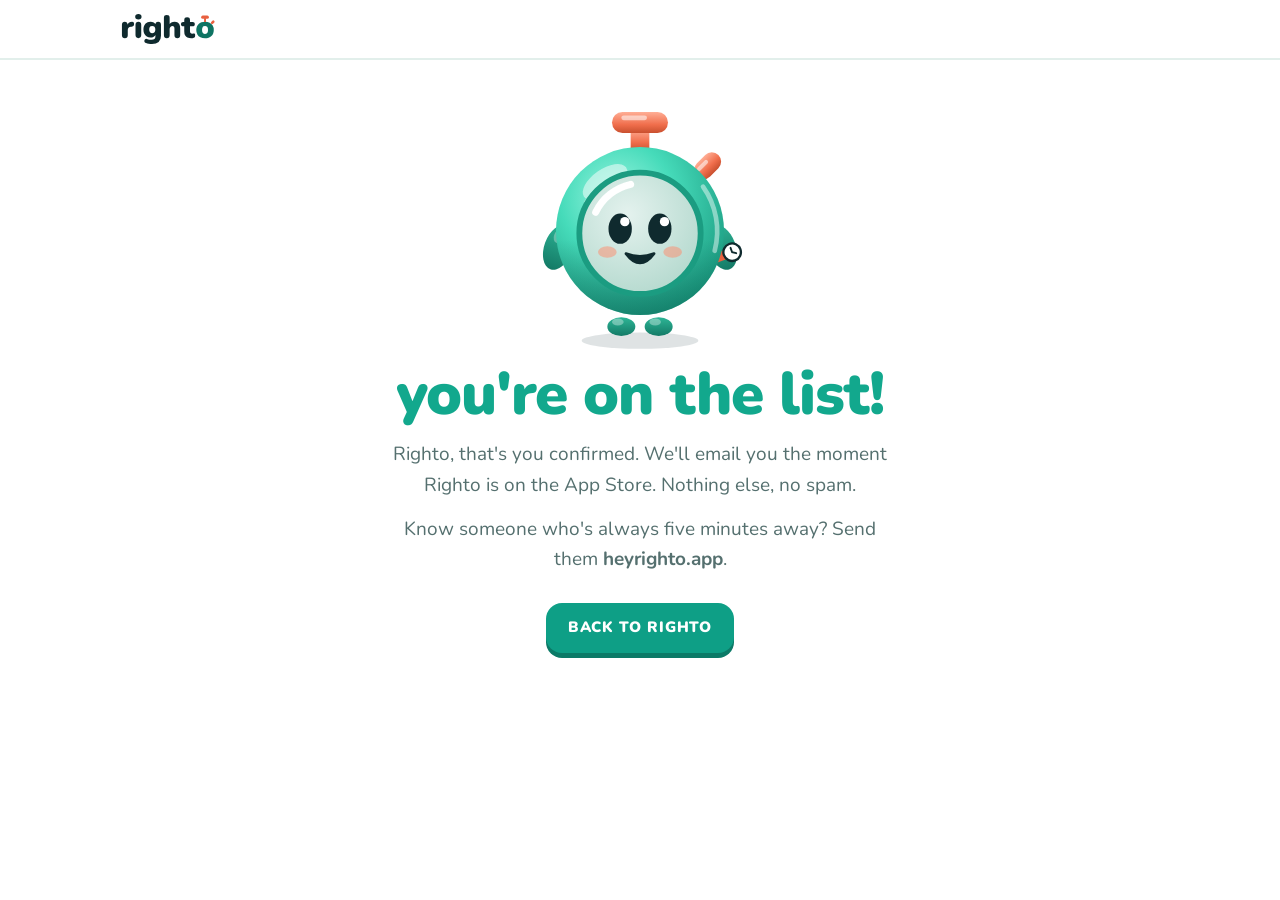
<file: thanks/index.html>
<!doctype html>
<html lang="en-GB">
<head>
<meta charset="utf-8">
<meta name="viewport" content="width=device-width, initial-scale=1">
<meta name="color-scheme" content="light dark">
<link rel="icon" href="/favicon.png" type="image/png">
<link rel="apple-touch-icon" href="/apple-touch-icon.png">
<link rel="stylesheet" href="/assets/home.css?v=3">
<link rel="stylesheet" href="/assets/righto-anim.css?v=3">
<title>You're on the list · Righto</title>
<meta name="robots" content="noindex">
<style>
.thanks{max-width:560px;margin:0 auto;padding:24px 20px 64px;text-align:center}
.thanks .who{width:min(70%,280px);margin:0 auto}
.thanks h1{font-size:clamp(40px,8vw,60px)}
.thanks p{font-size:19px;color:var(--muted);margin:14px auto 0;max-width:26em}
.thanks .btn{margin-top:28px}
</style>
</head>
<body>
<header class="bar"><div class="bar-in"><a class="home" href="/" aria-label="Righto home"><img class="wordmark wm-light" src="/assets/wordmark-light.svg" alt="righto"><img class="wordmark wm-dark" src="/assets/wordmark-dark.svg" alt="righto"></a></div></header>
<main class="thanks">
  <div class="who r-idle"><svg class="righto-live" viewBox="-20 -14 240 240" role="img" aria-label="Righto, a friendly round teal stopwatch, waving hello"><defs><radialGradient id="g3body" cx="0.36" cy="0.3" r="0.75"><stop offset="0" stop-color="#9AF5E0"/><stop offset="0.45" stop-color="#46DBBA"/><stop offset="1" stop-color="#1B9C81"/></radialGradient>
<linearGradient id="g3shade" x1="0" y1="0" x2="0" y2="1"><stop offset="0.55" stop-color="#0B5E50" stop-opacity="0"/><stop offset="1" stop-color="#0B5E50" stop-opacity="0.45"/></linearGradient>
<linearGradient id="g3coral" x1="0" y1="0" x2="0" y2="1"><stop offset="0" stop-color="#FFAE95"/><stop offset="0.6" stop-color="#F06E4C"/><stop offset="1" stop-color="#C9502F"/></linearGradient>
<linearGradient id="g3foot" x1="0" y1="0" x2="0" y2="1"><stop offset="0" stop-color="#2DB596"/><stop offset="1" stop-color="#147A66"/></linearGradient>
<radialGradient id="g3plate" cx="0.4" cy="0.35" r="0.7"><stop offset="0" stop-color="#E4F2EE"/><stop offset="1" stop-color="#B4D9CE"/></radialGradient>
<linearGradient id="btn" x1="0" y1="0" x2="0" y2="1"><stop offset="0" stop-color="#FF9B7F"/><stop offset="1" stop-color="#E8603F"/></linearGradient>
<clipPath id="bc"><circle cx="50" cy="55" r="31"/></clipPath>
<clipPath id="bc3"><circle cx="100" cy="112" r="72"/></clipPath></defs><ellipse cx="100" cy="206" rx="50" ry="7" fill="#0F2A2E" opacity="0.13"/><g class="r-all"><g class="r-rock"><g class="r-squash"><g class="r-armL r-back"><ellipse cx="0" cy="0" rx="12" ry="20" fill="url(#g3foot)"/><ellipse cx="-3" cy="-9" rx="4" ry="6" fill="#FFFFFF" opacity="0.3"/></g><g class="r-armR"><ellipse cx="0" cy="0" rx="12" ry="20" fill="url(#g3foot)"/><ellipse cx="-3" cy="-9" rx="4" ry="6" fill="#FFFFFF" opacity="0.3"/><g transform="translate(0 7)"><rect x="-13" y="-4" width="26" height="8" rx="4" fill="#E8603F"/><circle cx="7" cy="0" r="7.5" fill="#FFFFFF" stroke="#0F2A2E" stroke-width="2"/><path d="M7 -4 V0 L10 2" stroke="#0F2A2E" stroke-width="1.6" stroke-linecap="round" fill="none"/></g></g><ellipse cx="84" cy="194" rx="12" ry="8" fill="url(#g3foot)"/><ellipse cx="116" cy="194" rx="12" ry="8" fill="url(#g3foot)"/>
<ellipse cx="81" cy="190" rx="5" ry="3" fill="#FFFFFF" opacity="0.35"/><ellipse cx="113" cy="190" rx="5" ry="3" fill="#FFFFFF" opacity="0.35"/><g class="r-crown"><rect x="92" y="24" width="16" height="20" rx="3" fill="url(#g3coral)"/>
<rect x="76" y="10" width="48" height="18" rx="9" fill="url(#g3coral)"/>
<rect x="84" y="13" width="22" height="4" rx="2" fill="#FFFFFF" opacity="0.55"/></g><g transform="rotate(-45 158 56)"><rect x="145" y="48" width="26" height="16" rx="8" fill="url(#g3coral)"/><rect x="149" y="51" width="12" height="3.5" rx="1.75" fill="#FFFFFF" opacity="0.55"/></g><circle cx="100" cy="112" r="72" fill="url(#g3body)"/>
<circle cx="100" cy="112" r="72" fill="url(#g3shade)"/>
<ellipse cx="70" cy="70" rx="22" ry="11" fill="#FFFFFF" opacity="0.5" transform="rotate(-35 70 70)"/>
<circle cx="56" cy="88" r="4" fill="#FFFFFF" opacity="0.5"/>
<path d="M154 74 A66 66 0 0 1 164 129" fill="none" stroke="#FFFFFF" stroke-width="4" stroke-linecap="round" opacity="0.45"/>
<ellipse cx="64" cy="132" rx="9" ry="5.5" fill="#FF8A6A" opacity="0.45"/><ellipse cx="136" cy="132" rx="9" ry="5.5" fill="#FF8A6A" opacity="0.45"/><circle cx="100" cy="114" r="52" fill="url(#g3plate)" stroke="#1B9C81" stroke-width="5"/><path d="M62 96 A44 44 0 0 1 92 72" fill="none" stroke="#FFFFFF" stroke-width="6" stroke-linecap="round"/><ellipse cx="72" cy="130" rx="8" ry="5" fill="#FF8A6A" opacity="0.5"/><ellipse cx="128" cy="130" rx="8" ry="5" fill="#FF8A6A" opacity="0.5"/><g class="r-look"><g class="r-eyes"><ellipse cx="83" cy="110" rx="10" ry="13" fill="#0F2A2E"/><ellipse cx="117" cy="110" rx="10" ry="13" fill="#0F2A2E"/><circle cx="87" cy="104" r="4" fill="#FFFFFF"/><circle cx="121" cy="104" r="4" fill="#FFFFFF"/></g></g><g class="r-mouth"><path d="M89 132 Q100 146 111 132 Q100 136 89 132 Z" fill="#0F2A2E" stroke="#0F2A2E" stroke-width="2" stroke-linejoin="round"/></g><g class="r-armL r-front"><ellipse cx="0" cy="0" rx="12" ry="20" fill="url(#g3foot)"/><ellipse cx="-3" cy="-9" rx="4" ry="6" fill="#FFFFFF" opacity="0.3"/></g></g></g></g></svg></div>
  <h1>you're on the list!</h1>
  <p>Righto, that's you confirmed. We'll email you the moment Righto is on the App Store. Nothing else, no spam.</p>
  <p>Know someone who's always five minutes away? Send them <b>heyrighto.app</b>.</p>
  <a class="btn" href="/">Back to Righto</a>
</main>
<script>
document.querySelectorAll('.righto-live').forEach(function(svg){svg.addEventListener('click',function(){svg.classList.remove('wave-now');void svg.getBoundingClientRect();svg.classList.add('wave-now');});});
</script>
</body>
</html>
</file>
<file: assets/home.css>
/* Homepage only. Other pages keep style.css. */
@font-face{font-family:"Nunito";font-weight:400;font-display:swap;src:url(fonts/nunito-latin-400-normal.woff2) format("woff2")}
@font-face{font-family:"Nunito";font-weight:700;font-display:swap;src:url(fonts/nunito-latin-700-normal.woff2) format("woff2")}
@font-face{font-family:"Nunito";font-weight:800;font-display:swap;src:url(fonts/nunito-latin-800-normal.woff2) format("woff2")}
@font-face{font-family:"Nunito";font-weight:900;font-display:swap;src:url(fonts/nunito-latin-900-normal.woff2) format("woff2")}

:root{
  --bg:#FFFFFF;--soft:#F2FBF8;--ink:#0F2A2E;--muted:#55706F;--line:#E2EFEB;
  --teal:#0E9F86;--teal-deep:#0B7A67;--teal-head:#12A88D;--mint:#3DD6B5;
  --coral:#F0663F;--coral-deep:#C94E2B;--sun:#FFC83D;--sky:#DDF3FF;--navy:#2E4A8A;
  --btn-ink:#FFFFFF;--band:#DDF6EE;--card:#FFFFFF;
}
@media (prefers-color-scheme:dark){:root{
  --bg:#0B1F22;--soft:#0F2A2D;--ink:#F2FBF8;--muted:#A9C4C0;--line:#1D3C3A;
  --teal:#3DD6B5;--teal-deep:#2BB497;--teal-head:#4FE0C0;--band:#0F3333;--card:#12302F;--btn-ink:#062321;--sky:#123447;
}}
*{box-sizing:border-box}
html{-webkit-text-size-adjust:100%;scroll-behavior:smooth}
body{margin:0;background:var(--bg);color:var(--ink);font:400 18px/1.6 "Nunito",-apple-system,BlinkMacSystemFont,"Segoe UI",sans-serif;overflow-x:hidden}
img{max-width:100%}
a{color:var(--teal);font-weight:700}

/* Header */
.bar{position:sticky;top:0;z-index:20;background:color-mix(in srgb,var(--bg) 88%,transparent);backdrop-filter:saturate(1.4) blur(12px);-webkit-backdrop-filter:saturate(1.4) blur(12px);border-bottom:2px solid var(--line)}
.bar-in{max-width:1080px;margin:0 auto;padding:12px 20px;display:flex;align-items:center;justify-content:space-between;gap:16px}
.bar .home{line-height:0;display:block}
.wordmark{height:34px;width:auto}
.wm-dark{display:none}
@media (prefers-color-scheme:dark){.wm-light{display:none}.wm-dark{display:inline}}

/* Chunky 3D buttons */
.btn{display:inline-flex;align-items:center;justify-content:center;gap:8px;border:0;cursor:pointer;font:900 15px/1 "Nunito",sans-serif;letter-spacing:.06em;text-transform:uppercase;text-decoration:none;color:var(--btn-ink);background:var(--teal);border-radius:16px;padding:15px 22px;min-height:50px;box-shadow:0 5px 0 var(--teal-deep);transition:transform .08s,box-shadow .08s,filter .15s;-webkit-tap-highlight-color:transparent}
.btn:hover{filter:brightness(1.06)}
.btn:active{transform:translateY(5px);box-shadow:0 0 0 var(--teal-deep)}
.btn.small{min-height:40px;padding:11px 16px;font-size:13px;border-radius:13px;box-shadow:0 4px 0 var(--teal-deep)}
.btn.small:active{transform:translateY(4px)}

/* Layout */
.wrap{max-width:1080px;margin:0 auto;padding:0 20px}
h1,h2{font-weight:900;letter-spacing:-.015em;color:var(--teal-head);margin:0}
h1{font-size:clamp(44px,8vw,76px);line-height:1.02}
h2{font-size:clamp(32px,4.6vw,48px);line-height:1.08}
.lead{font-size:clamp(18px,2.1vw,21px);color:var(--muted);margin:18px 0 0;max-width:30em}

/* Hero */
.hero{display:grid;grid-template-columns:1.05fr .95fr;align-items:center;gap:32px;min-height:calc(100svh - 64px);padding:40px 0 56px}
.hero-copy{order:1}
.hero-art{order:2}
.pill{display:inline-flex;align-items:center;gap:8px;background:var(--soft);border:2px solid var(--line);color:var(--ink);border-radius:999px;padding:6px 14px 6px 8px;font-weight:800;font-size:15px;margin-bottom:22px}
.pill i{display:inline-block;width:22px;height:22px;border-radius:50%;background:var(--coral);box-shadow:inset 0 -3px 0 var(--coral-deep)}

/* Waitlist form */
.join{margin-top:30px;max-width:470px}
.join form{display:flex;gap:10px;flex-wrap:wrap}
.join input[type=email]{flex:1 1 230px;min-width:0;min-height:54px;padding:0 18px;border-radius:16px;border:2px solid var(--line);background:var(--card);color:var(--ink);font:700 18px "Nunito",sans-serif;outline:none;box-shadow:0 3px 0 var(--line)}
.join input[type=email]:focus{border-color:var(--teal)}
.join .btn{flex:0 0 auto;min-height:54px}
.join .fine{font-size:14px;color:var(--muted);margin:12px 2px 0;line-height:1.45}
.join .fine a{color:var(--muted)}
.join .done{display:none;align-items:center;gap:12px;background:var(--soft);border:2px solid var(--line);border-radius:18px;padding:14px 18px;font-weight:800}
.join.ok form,.join.ok .fine{display:none}
.join.ok .done{display:flex}
.join .err{color:var(--coral);font-weight:800;font-size:15px;margin:10px 2px 0;display:none}
.join.bad .err{display:block}
.hp{position:absolute;left:-9999px;width:1px;height:1px;overflow:hidden}

/* Stage = Righto scene */
.stage{position:relative;width:min(100%,460px);aspect-ratio:1/1;margin:0 auto}
.stage .tile{position:absolute;left:12%;right:12%;bottom:6%;height:30%;border-radius:36px;transform:perspective(600px) rotateX(58deg);box-shadow:0 18px 0 var(--tile-deep,#0B7A67)}
.stage .righto{position:absolute;left:18%;width:64%;bottom:16%;filter:drop-shadow(0 10px 10px rgba(15,42,46,.12))}
.prop{position:absolute;filter:drop-shadow(0 6px 6px rgba(15,42,46,.12))}

/* Hero phone */
.phone{position:absolute;right:-1%;top:2%;width:38%;transform:rotate(8deg);filter:drop-shadow(0 8px 0 #0A1C1B) drop-shadow(0 18px 24px rgba(15,42,46,.18))}
.phone img{display:block;width:100%;height:auto;max-width:100%}
.phone img.ph-b{position:absolute;left:0;top:0}

/* Feature rows (zig-zag) */
.feature{display:grid;grid-template-columns:1fr 1fr;align-items:center;gap:48px;padding:72px 0}
.feature:nth-of-type(even) .art{order:2}
.feature .copy p{font-size:19px;color:var(--muted);margin:16px 0 0;max-width:27em}

/* How it works */
.how{padding:40px 0 80px;text-align:center}
.steps{display:grid;grid-template-columns:repeat(3,1fr);gap:20px;margin-top:36px;text-align:left}
.step{background:var(--card);border:2px solid var(--line);border-radius:24px;padding:24px;box-shadow:0 5px 0 var(--line)}
.step .n{display:inline-grid;place-items:center;width:44px;height:44px;border-radius:14px;background:var(--teal);color:var(--btn-ink);font-weight:900;font-size:22px;box-shadow:0 4px 0 var(--teal-deep);margin-bottom:14px}
.step b{display:block;font-weight:900;font-size:21px;line-height:1.2}
.step p{margin:6px 0 0;color:var(--muted);font-size:17px}

/* Colour band */
.band{position:relative;overflow:hidden;background:var(--band);padding:110px 20px 120px;text-align:center}
.band h2{color:var(--ink);position:relative;z-index:2}
.band .lead{margin:16px auto 0;position:relative;z-index:2}
.band .join{margin:30px auto 0;position:relative;z-index:2;text-align:left}
.floaty{position:absolute;z-index:1;width:clamp(48px,7vw,84px);animation:bob 6s ease-in-out infinite}
.floaty:nth-child(2n){animation-duration:7.5s;animation-delay:-2s}
.floaty:nth-child(3n){animation-duration:5.2s;animation-delay:-3.5s}
@keyframes bob{0%,100%{transform:translateY(0) rotate(var(--r,0deg))}50%{transform:translateY(-16px) rotate(calc(var(--r,0deg) + 6deg))}}

/* Footer */
footer{border-top:2px solid var(--line);padding:28px 20px 40px}
footer .wrap{display:flex;flex-wrap:wrap;gap:10px 22px;align-items:center;font-size:15px;color:var(--muted)}
footer a{color:var(--muted)}
footer .grow{flex:1}

/* Righto idle motion */
.bob{animation:idle 3.6s ease-in-out infinite;transform-origin:50% 100%}
@keyframes idle{0%,100%{transform:translateY(0) scale(1,1)}45%{transform:translateY(-7px) scale(.99,1.01)}55%{transform:translateY(-7px) scale(.99,1.01)}}
.hop{animation:hop .6s cubic-bezier(.3,1.6,.5,1)}
@keyframes hop{0%{transform:translateY(0) scale(1.06,.92)}40%{transform:translateY(-30px) scale(.96,1.05)}100%{transform:translateY(0) scale(1)}}
.righto{cursor:pointer}

/* Scroll-in pop, like Duolingo */
.js .reveal .art,.js .reveal .copy,.js .reveal .step{opacity:0}
.js .reveal.in .art{animation:pop .75s cubic-bezier(.25,1.5,.5,1) both}
.js .reveal.in .copy{animation:rise .6s .12s ease-out both}
.js .reveal.in .step{animation:rise .6s ease-out both}
.js .reveal.in .step:nth-child(2){animation-delay:.12s}
.js .reveal.in .step:nth-child(3){animation-delay:.24s}
@keyframes pop{0%{opacity:0;transform:scale(.6) translateY(30px)}100%{opacity:1;transform:none}}
@keyframes rise{0%{opacity:0;transform:translateY(24px)}100%{opacity:1;transform:none}}

@media (prefers-reduced-motion:reduce){
  *,*::before,*::after{animation:none!important;transition:none!important}
  .js .reveal .art,.js .reveal .copy,.js .reveal .step{opacity:1}
  html{scroll-behavior:auto}
}

/* Phone width */
@media (max-width:820px){
  .hero{grid-template-columns:1fr;min-height:0;padding:20px 0 40px;gap:8px;text-align:center}
  .hero-art{order:1}
  .hero-copy{order:2}
  .hero .stage{width:min(88%,340px)}
  .lead{margin-left:auto;margin-right:auto}
  .join{margin-left:auto;margin-right:auto;text-align:left}
  .feature{grid-template-columns:1fr;gap:4px;padding:40px 0;text-align:center}
  .feature .art{order:0!important}
  .feature .stage{width:min(80%,320px)}
  .feature .copy p{margin-left:auto;margin-right:auto}
  .steps{grid-template-columns:1fr}
  .band{padding:80px 16px 90px}
  .bar .btn.small{padding:10px 12px}
  .join .btn{flex:1 1 100%}
  .band{padding:150px 16px 170px}
  .band .floaty{width:52px}
  .band .floaty:nth-of-type(n+5){display:none}
  .band .floaty:nth-of-type(1){left:6%!important;top:40px!important;bottom:auto!important;right:auto!important}
  .band .floaty:nth-of-type(2){left:24%!important;bottom:40px!important;top:auto!important;right:auto!important}
  .band .floaty:nth-of-type(3){right:8%!important;top:36px!important;bottom:auto!important;left:auto!important}
  .band .floaty:nth-of-type(4){right:26%!important;bottom:36px!important;top:auto!important;left:auto!important}
}
.hero .stage .righto{left:0;width:58%}
</file>
<file: assets/righto-anim.css>
/* Righto's hello: drops in, blinks, does his signature wave (the same arm, swing and timing as
   the app: RightoMotion.wave), checks the phone, presses his crown, happy hop.
   Plays once (about 5 s), then he just bobs and blinks now and then. Tap him and he waves again.
   Everything is CSS so the same timeline renders the TikTok / Instagram clip. */
.righto-live{display:block;width:100%;height:auto;overflow:visible;cursor:pointer}
.righto-live g{transform-box:view-box}
.r-armL{transform:translate(30px,126px) rotate(20deg)}
.r-armR{transform:translate(170px,126px) rotate(-20deg)}
.r-front{opacity:0}

.r-all{transform-origin:100px 206px;animation:r-drop .6s cubic-bezier(.5,0,.9,.6) both,r-hop .7s 4.6s cubic-bezier(.3,1.5,.5,1) forwards}
.r-squash{transform-origin:100px 206px;animation:r-squash .55s .55s ease-out forwards}
.r-eyes{transform-origin:100px 110px;animation:r-blink .22s 1s,r-blink-idle 5s 6.5s infinite}
.r-armL{animation:r-wave 2.6s 1.25s linear}
.r-front{animation:r-wave 2.6s 1.25s linear,r-wave-front 2.6s 1.25s linear}
.r-back{animation:r-wave 2.6s 1.25s linear,r-wave-back 2.6s 1.25s linear}
.r-rock{transform-origin:100px 206px;animation:r-rockw 2.6s 1.25s linear}
.r-look{animation:r-look 1.1s 3.9s ease-in-out}
.r-crown{transform-origin:100px 30px;animation:r-press .35s 4.3s ease-in-out}
.r-mouth{transform-origin:100px 136px;animation:r-grin .9s 4.5s ease-out both}
.r-idle{animation:r-bob 3.6s 5.6s ease-in-out infinite;transform-origin:50% 100%}

/* Tap: wave again */
.righto-live.wave-now .r-front{animation:r-wave 2.6s linear,r-wave-front 2.6s linear}
.righto-live.wave-now .r-back{animation:r-wave 2.6s linear,r-wave-back 2.6s linear}
.righto-live.wave-now .r-rock{animation:r-rockw 2.6s linear}

@keyframes r-drop{0%{transform:translateY(-260px)}100%{transform:translateY(0)}}
@keyframes r-squash{0%{transform:scale(1.14,.84)}35%{transform:scale(.94,1.07)}65%{transform:scale(1.03,.97)}100%{transform:scale(1)}}
@keyframes r-blink{0%,100%{transform:scaleY(1)}50%{transform:scaleY(.08)}}
@keyframes r-blink-idle{0%,92%,100%{transform:scaleY(1)}95%{transform:scaleY(.08)}}
@keyframes r-look{0%{transform:translate(0,0)}25%,75%{transform:translate(7px,-4px)}100%{transform:translate(0,0)}}
@keyframes r-press{0%,100%{transform:translateY(0)}45%{transform:translateY(7px) scale(1.04,.9)}}
@keyframes r-grin{0%{transform:scale(1)}30%{transform:scale(1.35,1.5)}100%{transform:scale(1.1,1.15)}}
@keyframes r-hop{0%{transform:translateY(0) scale(1.08,.92)}40%{transform:translateY(-34px) scale(.95,1.06)}75%{transform:translateY(0) scale(1.06,.94)}100%{transform:translateY(0) scale(1)}}
@keyframes r-bob{0%,100%{transform:translateY(0)}50%{transform:translateY(-7px)}}

/* The phone flips from the countdown to "Time to go!" when he presses his crown */
.ph-a{animation:ph-out .25s 4.4s both}
.ph-b{opacity:0;animation:ph-in .5s 4.45s cubic-bezier(.3,1.6,.5,1) both}
@keyframes ph-out{to{opacity:0}}
@keyframes ph-in{0%{opacity:0}100%{opacity:1}}

@media (prefers-reduced-motion:reduce){
  .righto-live *,.ph-a,.ph-b,.r-idle{animation:none!important}
  .ph-a{opacity:0}.ph-b{opacity:1}
}

/* Wave keyframes, generated from the app's numbers (RightoArms.waveTarget, RightoMotion.wave) */
@keyframes r-wave{0.00%{transform:translate(30.00px,126.00px) rotate(20.00deg)}0.96%{transform:translate(29.49px,126.34px) rotate(20.56deg)}1.92%{transform:translate(28.07px,127.29px) rotate(22.15deg)}2.88%{transform:translate(25.85px,128.77px) rotate(24.61deg)}3.85%{transform:translate(22.97px,130.69px) rotate(27.81deg)}4.81%{transform:translate(19.56px,132.96px) rotate(31.60deg)}5.77%{transform:translate(15.76px,135.49px) rotate(35.82deg)}6.73%{transform:translate(12.14px,137.45px) rotate(39.12deg)}7.69%{transform:translate(14.08px,129.78px) rotate(27.00deg)}8.65%{transform:translate(16.01px,122.11px) rotate(14.88deg)}9.62%{transform:translate(17.89px,114.68px) rotate(3.13deg)}10.58%{transform:translate(19.64px,107.73px) rotate(-7.85deg)}11.54%{transform:translate(21.21px,101.51px) rotate(-17.69deg)}12.50%{transform:translate(22.54px,96.25px) rotate(-26.00deg)}13.46%{transform:translate(23.56px,92.20px) rotate(-32.41deg)}14.42%{transform:translate(24.22px,89.59px) rotate(-36.54deg)}15.38%{transform:translate(24.46px,88.66px) rotate(-38.00deg)}16.35%{transform:translate(24.57px,88.57px) rotate(-37.61deg)}17.31%{transform:translate(25.26px,88.07px) rotate(-35.39deg)}18.27%{transform:translate(26.67px,87.14px) rotate(-31.01deg)}19.23%{transform:translate(28.48px,86.17px) rotate(-25.64deg)}20.19%{transform:translate(29.97px,85.52px) rotate(-21.40deg)}21.15%{transform:translate(30.34px,85.38px) rotate(-20.39deg)}22.12%{transform:translate(29.67px,85.64px) rotate(-22.24deg)}23.08%{transform:translate(28.54px,86.14px) rotate(-25.46deg)}24.04%{transform:translate(27.07px,86.91px) rotate(-29.78deg)}25.00%{transform:translate(25.44px,87.94px) rotate(-34.82deg)}25.96%{transform:translate(23.82px,89.18px) rotate(-40.13deg)}26.92%{transform:translate(22.37px,90.51px) rotate(-45.26deg)}27.88%{transform:translate(21.21px,91.79px) rotate(-49.75deg)}28.85%{transform:translate(20.38px,92.83px) rotate(-53.22deg)}29.81%{transform:translate(19.90px,93.50px) rotate(-55.36deg)}30.77%{transform:translate(19.76px,93.70px) rotate(-55.99deg)}31.73%{transform:translate(19.97px,93.40px) rotate(-55.05deg)}32.69%{transform:translate(20.52px,92.65px) rotate(-52.62deg)}33.65%{transform:translate(21.42px,91.54px) rotate(-48.92deg)}34.62%{transform:translate(22.64px,90.25px) rotate(-44.27deg)}35.58%{transform:translate(24.14px,88.92px) rotate(-39.07deg)}36.54%{transform:translate(25.77px,87.71px) rotate(-33.77deg)}37.50%{transform:translate(27.39px,86.73px) rotate(-28.85deg)}38.46%{transform:translate(28.80px,86.02px) rotate(-24.72deg)}39.42%{transform:translate(29.85px,85.57px) rotate(-21.75deg)}40.38%{transform:translate(30.40px,85.35px) rotate(-20.20deg)}41.35%{transform:translate(30.40px,85.35px) rotate(-20.20deg)}42.31%{transform:translate(29.85px,85.57px) rotate(-21.75deg)}43.27%{transform:translate(28.80px,86.02px) rotate(-24.72deg)}44.23%{transform:translate(27.39px,86.73px) rotate(-28.85deg)}45.19%{transform:translate(25.77px,87.71px) rotate(-33.77deg)}46.15%{transform:translate(24.14px,88.92px) rotate(-39.07deg)}47.12%{transform:translate(22.64px,90.25px) rotate(-44.27deg)}48.08%{transform:translate(21.42px,91.54px) rotate(-48.92deg)}49.04%{transform:translate(20.52px,92.65px) rotate(-52.62deg)}50.00%{transform:translate(19.97px,93.40px) rotate(-55.05deg)}50.96%{transform:translate(19.76px,93.70px) rotate(-55.99deg)}51.92%{transform:translate(19.90px,93.50px) rotate(-55.36deg)}52.88%{transform:translate(20.38px,92.83px) rotate(-53.22deg)}53.85%{transform:translate(21.21px,91.79px) rotate(-49.75deg)}54.81%{transform:translate(22.37px,90.51px) rotate(-45.26deg)}55.77%{transform:translate(23.82px,89.18px) rotate(-40.13deg)}56.73%{transform:translate(25.44px,87.94px) rotate(-34.82deg)}57.69%{transform:translate(27.07px,86.91px) rotate(-29.78deg)}58.65%{transform:translate(28.54px,86.14px) rotate(-25.46deg)}59.62%{transform:translate(29.67px,85.64px) rotate(-22.24deg)}60.58%{transform:translate(30.34px,85.38px) rotate(-20.39deg)}61.54%{transform:translate(30.45px,85.34px) rotate(-20.07deg)}62.50%{transform:translate(30.00px,85.51px) rotate(-21.32deg)}63.46%{transform:translate(29.04px,85.91px) rotate(-24.02deg)}64.42%{transform:translate(27.69px,86.57px) rotate(-27.94deg)}65.38%{transform:translate(26.10px,87.50px) rotate(-32.74deg)}66.35%{transform:translate(24.46px,88.66px) rotate(-38.00deg)}67.31%{transform:translate(22.92px,89.98px) rotate(-43.26deg)}68.27%{transform:translate(21.64px,91.30px) rotate(-48.06deg)}69.23%{transform:translate(20.67px,92.45px) rotate(-51.98deg)}70.19%{transform:translate(20.05px,93.28px) rotate(-54.68deg)}71.15%{transform:translate(19.78px,93.68px) rotate(-55.93deg)}72.12%{transform:translate(20.13px,93.16px) rotate(-54.31deg)}73.08%{transform:translate(21.23px,91.76px) rotate(-49.68deg)}74.04%{transform:translate(22.64px,90.25px) rotate(-44.27deg)}75.00%{transform:translate(23.82px,89.18px) rotate(-40.13deg)}75.96%{transform:translate(24.38px,88.72px) rotate(-38.24deg)}76.92%{transform:translate(24.46px,88.66px) rotate(-38.00deg)}77.88%{transform:translate(24.35px,89.08px) rotate(-37.34deg)}78.85%{transform:translate(24.05px,90.28px) rotate(-35.44deg)}79.81%{transform:translate(23.56px,92.20px) rotate(-32.41deg)}80.77%{transform:translate(22.92px,94.75px) rotate(-28.37deg)}81.73%{transform:translate(22.13px,97.88px) rotate(-23.42deg)}82.69%{transform:translate(21.21px,101.51px) rotate(-17.69deg)}83.65%{transform:translate(20.19px,105.57px) rotate(-11.27deg)}84.62%{transform:translate(19.07px,109.98px) rotate(-4.30deg)}85.58%{transform:translate(17.89px,114.68px) rotate(3.13deg)}86.54%{transform:translate(16.65px,119.59px) rotate(10.90deg)}87.50%{transform:translate(15.37px,124.65px) rotate(18.89deg)}88.46%{transform:translate(14.08px,129.78px) rotate(27.00deg)}89.42%{transform:translate(12.78px,134.90px) rotate(35.11deg)}90.38%{transform:translate(13.07px,137.28px) rotate(38.81deg)}91.35%{transform:translate(15.76px,135.49px) rotate(35.82deg)}92.31%{transform:translate(18.33px,133.78px) rotate(32.96deg)}93.27%{transform:translate(20.75px,132.17px) rotate(30.28deg)}94.23%{transform:translate(22.97px,130.69px) rotate(27.81deg)}95.19%{transform:translate(24.95px,129.36px) rotate(25.61deg)}96.15%{transform:translate(26.67px,128.22px) rotate(23.70deg)}97.12%{transform:translate(28.07px,127.29px) rotate(22.15deg)}98.08%{transform:translate(29.11px,126.59px) rotate(20.98deg)}99.04%{transform:translate(29.77px,126.15px) rotate(20.25deg)}100.00%{transform:translate(30.00px,126.00px) rotate(20.00deg)}}
@keyframes r-rockw{0.00%{transform:rotate(0.00deg)}0.96%{transform:rotate(0.02deg)}1.92%{transform:rotate(0.09deg)}2.88%{transform:rotate(0.18deg)}3.85%{transform:rotate(0.31deg)}4.81%{transform:rotate(0.46deg)}5.77%{transform:rotate(0.63deg)}6.73%{transform:rotate(0.81deg)}7.69%{transform:rotate(1.00deg)}8.65%{transform:rotate(1.19deg)}9.62%{transform:rotate(1.37deg)}10.58%{transform:rotate(1.54deg)}11.54%{transform:rotate(1.69deg)}12.50%{transform:rotate(1.82deg)}13.46%{transform:rotate(1.91deg)}14.42%{transform:rotate(1.98deg)}15.38%{transform:rotate(2.00deg)}16.35%{transform:rotate(2.00deg)}17.31%{transform:rotate(2.00deg)}18.27%{transform:rotate(2.00deg)}19.23%{transform:rotate(2.00deg)}20.19%{transform:rotate(2.00deg)}21.15%{transform:rotate(2.00deg)}22.12%{transform:rotate(2.00deg)}23.08%{transform:rotate(2.00deg)}24.04%{transform:rotate(2.00deg)}25.00%{transform:rotate(2.00deg)}25.96%{transform:rotate(2.00deg)}26.92%{transform:rotate(2.00deg)}27.88%{transform:rotate(2.00deg)}28.85%{transform:rotate(2.00deg)}29.81%{transform:rotate(2.00deg)}30.77%{transform:rotate(2.00deg)}31.73%{transform:rotate(2.00deg)}32.69%{transform:rotate(2.00deg)}33.65%{transform:rotate(2.00deg)}34.62%{transform:rotate(2.00deg)}35.58%{transform:rotate(2.00deg)}36.54%{transform:rotate(2.00deg)}37.50%{transform:rotate(2.00deg)}38.46%{transform:rotate(2.00deg)}39.42%{transform:rotate(2.00deg)}40.38%{transform:rotate(2.00deg)}41.35%{transform:rotate(2.00deg)}42.31%{transform:rotate(2.00deg)}43.27%{transform:rotate(2.00deg)}44.23%{transform:rotate(2.00deg)}45.19%{transform:rotate(2.00deg)}46.15%{transform:rotate(2.00deg)}47.12%{transform:rotate(2.00deg)}48.08%{transform:rotate(2.00deg)}49.04%{transform:rotate(2.00deg)}50.00%{transform:rotate(2.00deg)}50.96%{transform:rotate(2.00deg)}51.92%{transform:rotate(2.00deg)}52.88%{transform:rotate(2.00deg)}53.85%{transform:rotate(2.00deg)}54.81%{transform:rotate(2.00deg)}55.77%{transform:rotate(2.00deg)}56.73%{transform:rotate(2.00deg)}57.69%{transform:rotate(2.00deg)}58.65%{transform:rotate(2.00deg)}59.62%{transform:rotate(2.00deg)}60.58%{transform:rotate(2.00deg)}61.54%{transform:rotate(2.00deg)}62.50%{transform:rotate(2.00deg)}63.46%{transform:rotate(2.00deg)}64.42%{transform:rotate(2.00deg)}65.38%{transform:rotate(2.00deg)}66.35%{transform:rotate(2.00deg)}67.31%{transform:rotate(2.00deg)}68.27%{transform:rotate(2.00deg)}69.23%{transform:rotate(2.00deg)}70.19%{transform:rotate(2.00deg)}71.15%{transform:rotate(2.00deg)}72.12%{transform:rotate(2.00deg)}73.08%{transform:rotate(2.00deg)}74.04%{transform:rotate(2.00deg)}75.00%{transform:rotate(2.00deg)}75.96%{transform:rotate(2.00deg)}76.92%{transform:rotate(2.00deg)}77.88%{transform:rotate(1.99deg)}78.85%{transform:rotate(1.96deg)}79.81%{transform:rotate(1.91deg)}80.77%{transform:rotate(1.85deg)}81.73%{transform:rotate(1.78deg)}82.69%{transform:rotate(1.69deg)}83.65%{transform:rotate(1.59deg)}84.62%{transform:rotate(1.48deg)}85.58%{transform:rotate(1.37deg)}86.54%{transform:rotate(1.25deg)}87.50%{transform:rotate(1.12deg)}88.46%{transform:rotate(1.00deg)}89.42%{transform:rotate(0.88deg)}90.38%{transform:rotate(0.75deg)}91.35%{transform:rotate(0.63deg)}92.31%{transform:rotate(0.52deg)}93.27%{transform:rotate(0.41deg)}94.23%{transform:rotate(0.31deg)}95.19%{transform:rotate(0.22deg)}96.15%{transform:rotate(0.15deg)}97.12%{transform:rotate(0.09deg)}98.08%{transform:rotate(0.04deg)}99.04%{transform:rotate(0.01deg)}100.00%{transform:rotate(0.00deg)}}
@keyframes r-wave-front{0.00%{opacity:0}6.73%{opacity:1}90.38%{opacity:0}100%{opacity:0}}
@keyframes r-wave-back{0.00%{opacity:1}6.73%{opacity:0}90.38%{opacity:1}100%{opacity:1}}
</file>
<file: assets/style.css>
@font-face{font-family:"Nunito";font-weight:400;font-display:swap;src:url(/assets/fonts/nunito-latin-400-normal.woff2) format("woff2")}
@font-face{font-family:"Nunito";font-weight:700;font-display:swap;src:url(/assets/fonts/nunito-latin-700-normal.woff2) format("woff2")}
@font-face{font-family:"Nunito";font-weight:800;font-display:swap;src:url(/assets/fonts/nunito-latin-800-normal.woff2) format("woff2")}
@font-face{font-family:"Nunito";font-weight:900;font-display:swap;src:url(/assets/fonts/nunito-latin-900-normal.woff2) format("woff2")}
:root{--bg:#F4FBF9;--card:#FFFFFF;--ink:#0F2A2E;--muted:#4A6266;--teal:#0E7463;--teal-bright:#3DD6B5;--coral:#E8603F;--line:#D5E8E3;--btn-ink:#FFFFFF;color-scheme:light dark}
@media (prefers-color-scheme:dark){:root{--bg:#0B1F22;--card:#12302F;--ink:#F2FBF8;--muted:#A9C4C0;--teal:#3DD6B5;--coral:#FF8A6A;--line:#21443F;--btn-ink:#0B1F22}}
*{box-sizing:border-box}
html{-webkit-text-size-adjust:100%}
body{margin:0;background:var(--bg);color:var(--ink);font:400 18px/1.6 "Nunito",-apple-system,BlinkMacSystemFont,"Segoe UI",sans-serif}
a{color:var(--teal);font-weight:700}
.wrap{max-width:720px;margin:0 auto;padding:24px 20px 56px}
header.top{display:flex;align-items:center;justify-content:space-between;gap:16px;padding:8px 0 24px}
header.top a.home{display:block;line-height:0}
.wordmark{height:40px;width:auto}
.wm-dark{display:none}
@media (prefers-color-scheme:dark){.wm-light{display:none}.wm-dark{display:inline}}
nav a{margin-left:16px;font-size:16px;text-decoration:none;color:var(--muted)}
nav a:hover{color:var(--teal)}
h1{font-weight:900;font-size:clamp(30px,7vw,44px);line-height:1.15;margin:8px 0 12px;letter-spacing:-.01em}
h2{font-weight:800;font-size:24px;line-height:1.25;margin:36px 0 8px}
h3{font-weight:800;font-size:19px;margin:24px 0 4px}
p,li{color:var(--ink)}
.lead{font-size:21px;color:var(--muted)}
.muted{color:var(--muted)}
.card{background:var(--card);border:1px solid var(--line);border-radius:24px;padding:24px}
.btn{display:inline-flex;align-items:center;justify-content:center;gap:10px;background:var(--teal);color:var(--btn-ink);text-decoration:none;font-weight:800;font-size:18px;padding:14px 26px;border-radius:999px;min-height:52px}
.btn:hover{filter:brightness(1.05)}
.btn svg{width:22px;height:22px;fill:currentColor}
.hero{text-align:center;padding:24px 0 8px}
.hero .icon{width:128px;height:128px;border-radius:28px;box-shadow:0 10px 30px rgba(15,42,46,.18)}
.points{display:grid;gap:12px;margin:32px 0 0;padding:0;list-style:none}
.points li{background:var(--card);border:1px solid var(--line);border-radius:20px;padding:16px 20px}
.points b{display:block;font-weight:800}
footer{margin-top:48px;padding-top:20px;border-top:1px solid var(--line);font-size:15px;color:var(--muted);display:flex;flex-wrap:wrap;gap:8px 20px}
footer a{color:var(--muted);font-weight:700}
.faq details{background:var(--card);border:1px solid var(--line);border-radius:20px;padding:14px 20px;margin:10px 0}
.faq summary{font-weight:800;cursor:pointer}
.faq details[open] summary{margin-bottom:6px}
.trip{text-align:center}
.trip .who{font-weight:800;color:var(--teal);margin:0}
.trip .place{font-weight:900;font-size:clamp(28px,8vw,40px);line-height:1.15;margin:6px 0}
.trip .when{font-size:20px;margin:0}
.trip .note{font-style:italic;color:var(--muted);margin-top:12px}
.hidden{display:none}
</file>
